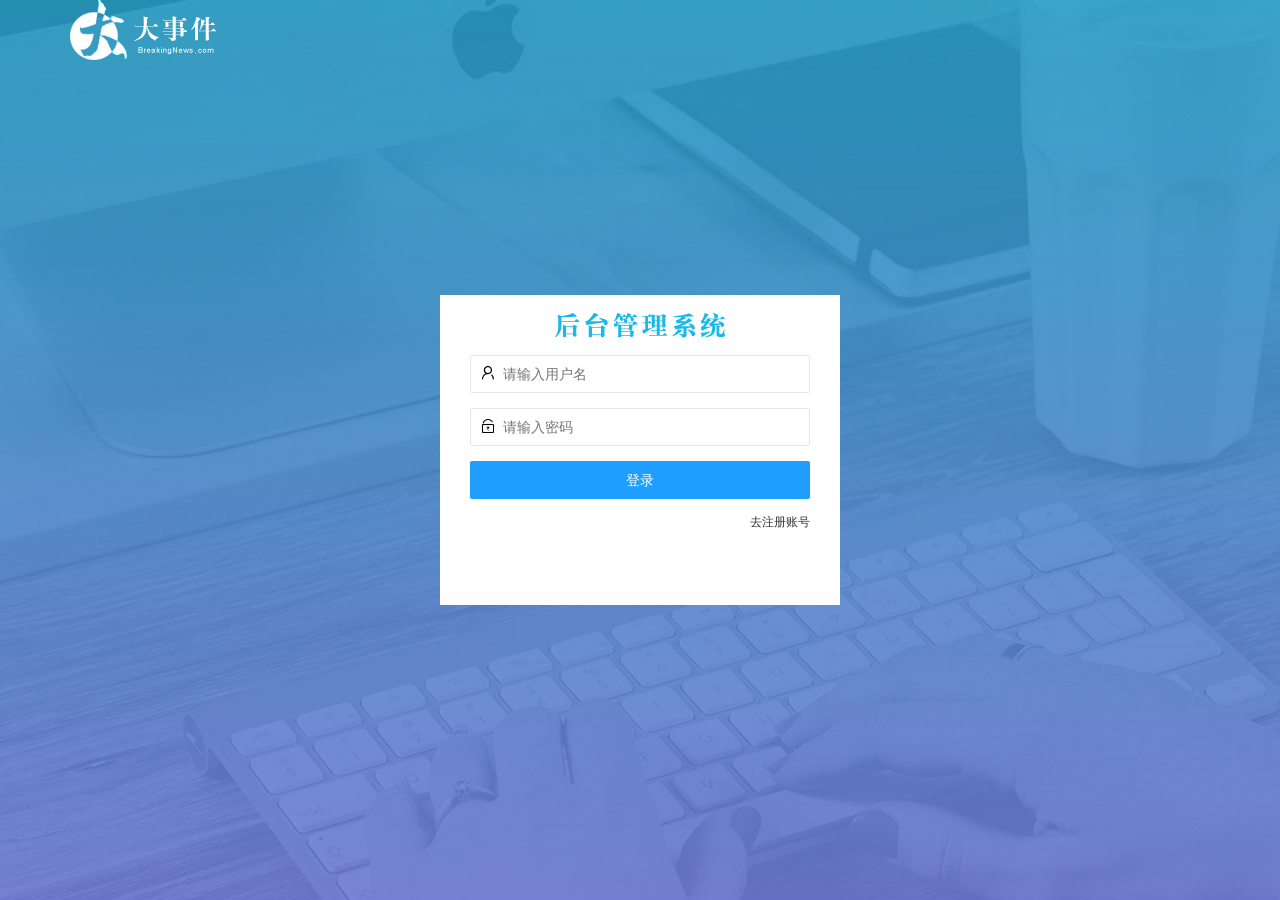
<file: login.html>
<!DOCTYPE html>
<html lang="zh-CN">

<head>
    <meta charset="UTF-8">
    <meta name="viewport" content="width=device-width, initial-scale=1.0">
    <title>大事件</title>
    <link rel="stylesheet" href="/assets/lib/layui/css/layui.css">
    <link rel="stylesheet" href="/assets/css/login.css">
</head>

<body>
    <!-- 头部logo -->
    <div class="layui-main">
        <img src="/assets/images/logo.png" alt="">
    </div>
    <!-- 登录注册 -->
    <div class="loginAndRegBox">
        <div class="title-box"></div>

        <!-- 登录 -->
        <div class="login-box">
            <form class="layui-form" id="form_login">
                <!-- 用户名  1 -->
                <div class="layui-form-item">
                    <i class="layui-icon layui-icon-username"></i>
                    <input type="text" name="username" required lay-verify="required" placeholder="请输入用户名" autocomplete="off" class="layui-input">
                </div>

                <!-- 密码 -->
                <div class="layui-form-item">
                    <i class="layui-icon layui-icon-password"></i>
                    <input type="password" name="password" required lay-verify="required|pwd" placeholder="请输入密码" autocomplete="off" class="layui-input">
                </div>

                <!-- 登录按钮 -->
                <div class="layui-form-item">
                    <button class="layui-btn layui-btn-fluid layui-btn layui-btn-normal" lay-submit>登录</button>
                </div>

                <div class="layui-form-item links">
                    <a href="javascript:;" id="link_reg">去注册账号</a>
                </div>
            </form>
        </div>


        <!-- 注册 -->
        <div class="reg-box">
            <form class="layui-form" id="form_reg">
                <!-- 用户名 -->
                <div class="layui-form-item">
                    <i class="layui-icon layui-icon-username"></i>
                    <input type="text" name="username" required lay-verify="required" placeholder="请输入用户名" autocomplete="off" class="layui-input">
                </div>

                <!-- 密码 -->
                <div class="layui-form-item">
                    <i class="layui-icon layui-icon-password"></i>
                    <input type="password" name="password" required lay-verify="required|pwd" placeholder="请输入密码" autocomplete="off" class="layui-input">
                </div>

                <!-- 密码确认 -->
                <div class="layui-form-item">
                    <i class="layui-icon layui-icon-password"></i>
                    <input type="password" name="repassword" required lay-verify="required|repwd" placeholder="请再次确认密码" autocomplete="off" class="layui-input">
                </div>

                <!-- 注册按钮 -->
                <div class="layui-form-item">
                    <button class="layui-btn layui-btn-fluid layui-btn layui-btn-normal" lay-submit>注册</button>
                </div>

                <div class="layui-form-item links">
                    <a href="javascript:;" id="link_login">去登录</a>
                </div>
            </form>
        </div>
    </div>


    <script src="/assets/lib/layui/layui.all.js"></script>
    <script src="/assets/lib/jquery.js"></script>
    <script src="/assets/js/baseAPI.js"></script>
    <script src="/assets/js/login.js"></script>
</body>

</html>
</file>
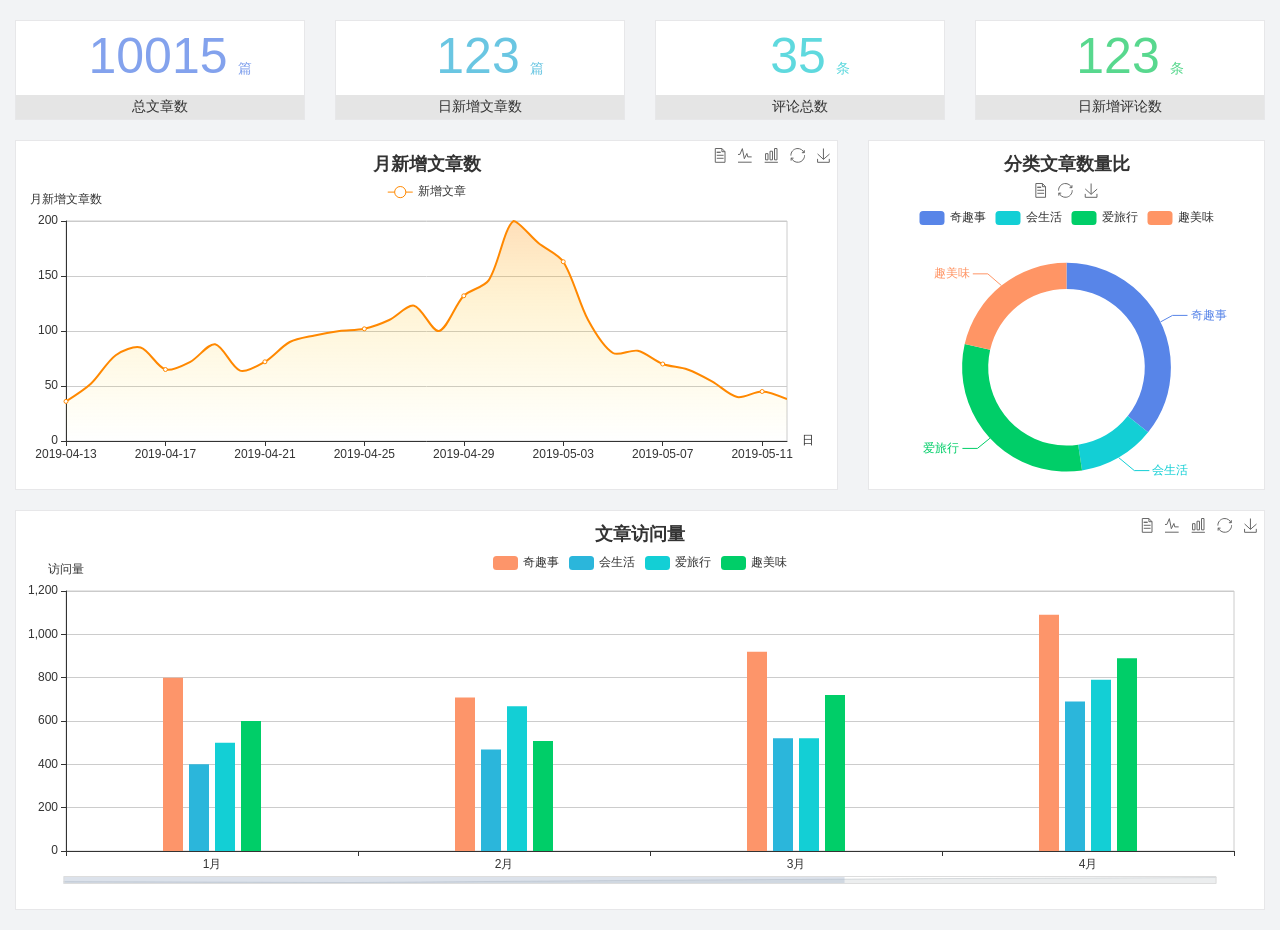
<file: home/dashboard.html>
<!DOCTYPE html>
<html lang="en">

<head>
  <meta charset="UTF-8">
  <meta name="viewport" content="width=device-width, initial-scale=1.0">
  <meta http-equiv="X-UA-Compatible" content="ie=edge">
  <title>图表统计</title>
  <link rel="stylesheet" href="../../assets/lib/bootstrap.css" />
  <link rel="stylesheet" href="../../assets/lib/main.css" />
  <script src="../../assets/lib/jquery.js"></script>
  <script type="text/javascript" src="../../assets/lib/echarts.min.js"></script>
</head>

<body>
  <div class="container-fluid">
    <div class="row spannel_list">
      <div class="col-sm-3 col-xs-6">
        <div class="spannel">
          <em>10015</em><span>篇</span>
          <b>总文章数</b>
        </div>
      </div>
      <div class="col-sm-3 col-xs-6">
        <div class="spannel scolor01">
          <em>123</em><span>篇</span>
          <b>日新增文章数</b>
        </div>
      </div>
      <div class="col-sm-3 col-xs-6">
        <div class="spannel scolor02">
          <em>35</em><span>条</span>
          <b>评论总数</b>
        </div>
      </div>
      <div class="col-sm-3 col-xs-6">
        <div class="spannel scolor03">
          <em>123</em><span>条</span>
          <b>日新增评论数</b>
        </div>
      </div>
    </div>
  </div>

  <div class="container-fluid">
    <div class="row curve-pie">
      <div class="col-lg-8 col-md-8">
        <div class="gragh_pannel" id="curve_show"></div>
      </div>
      <div class="col-lg-4 col-md-4">
        <div class="gragh_pannel" id="pie_show"></div>
      </div>
    </div>
  </div>

  <div class="container-fluid">
    <div class="column_pannel" id="column_show"></div>
  </div>

  <script>
    var oChart = echarts.init(document.getElementById('curve_show'));
    var aList_all = [
      { 'count': 36, 'date': '2019-04-13' },
      { 'count': 52, 'date': '2019-04-14' },
      { 'count': 78, 'date': '2019-04-15' },
      { 'count': 85, 'date': '2019-04-16' },
      { 'count': 65, 'date': '2019-04-17' },
      { 'count': 72, 'date': '2019-04-18' },
      { 'count': 88, 'date': '2019-04-19' },
      { 'count': 64, 'date': '2019-04-20' },
      { 'count': 72, 'date': '2019-04-21' },
      { 'count': 90, 'date': '2019-04-22' },
      { 'count': 96, 'date': '2019-04-23' },
      { 'count': 100, 'date': '2019-04-24' },
      { 'count': 102, 'date': '2019-04-25' },
      { 'count': 110, 'date': '2019-04-26' },
      { 'count': 123, 'date': '2019-04-27' },
      { 'count': 100, 'date': '2019-04-28' },
      { 'count': 132, 'date': '2019-04-29' },
      { 'count': 146, 'date': '2019-04-30' },
      { 'count': 200, 'date': '2019-05-01' },
      { 'count': 180, 'date': '2019-05-02' },
      { 'count': 163, 'date': '2019-05-03' },
      { 'count': 110, 'date': '2019-05-04' },
      { 'count': 80, 'date': '2019-05-05' },
      { 'count': 82, 'date': '2019-05-06' },
      { 'count': 70, 'date': '2019-05-07' },
      { 'count': 65, 'date': '2019-05-08' },
      { 'count': 54, 'date': '2019-05-09' },
      { 'count': 40, 'date': '2019-05-10' },
      { 'count': 45, 'date': '2019-05-11' },
      { 'count': 38, 'date': '2019-05-12' },
    ];

    let aCount = [];
    let aDate = [];

    for (var i = 0; i < aList_all.length; i++) {
      aCount.push(aList_all[i].count);
      aDate.push(aList_all[i].date);
    }

    var chartopt = {
      title: {
        text: '月新增文章数',
        left: 'center',
        top: '10'
      },
      tooltip: {
        trigger: 'axis'
      },
      legend: {
        data: ['新增文章'],
        top: '40'
      },
      toolbox: {
        show: true,
        feature: {
          mark: { show: true },
          dataView: { show: true, readOnly: false },
          magicType: { show: true, type: ['line', 'bar'] },
          restore: { show: true },
          saveAsImage: { show: true }
        }
      },
      calculable: true,
      xAxis: [
        {
          name: '日',
          type: 'category',
          boundaryGap: false,
          data: aDate
        }
      ],
      yAxis: [
        {
          name: '月新增文章数',
          type: 'value'
        }
      ],
      series: [
        {
          name: '新增文章',
          type: 'line',
          smooth: true,
          itemStyle: { normal: { areaStyle: { type: 'default' }, color: '#f80' }, lineStyle: { color: '#f80' } },
          data: aCount
        }],
      areaStyle: {
        normal: {
          color: new echarts.graphic.LinearGradient(0, 0, 0, 1, [{
            offset: 0,
            color: 'rgba(255,136,0,0.39)'
          }, {
            offset: .34,
            color: 'rgba(255,180,0,0.25)'
          }, {
            offset: 1,
            color: 'rgba(255,222,0,0.00)'
          }])

        }
      },
      grid: {
        show: true,
        x: 50,
        x2: 50,
        y: 80,
        height: 220
      }
    };

    oChart.setOption(chartopt);


    var oPie = echarts.init(document.getElementById('pie_show'));
    var oPieopt =
    {
      title: {
        top: 10,
        text: '分类文章数量比',
        x: 'center'
      },
      tooltip: {
        trigger: 'item',
        formatter: "{a} <br/>{b} : {c} ({d}%)"
      },
      color: ['#5885e8', '#13cfd5', '#00ce68', '#ff9565'],
      legend: {
        x: 'center',
        top: 65,
        data: ['奇趣事', '会生活', '爱旅行', '趣美味']
      },
      toolbox: {
        show: true,
        x: 'center',
        top: 35,
        feature: {
          mark: { show: true },
          dataView: { show: true, readOnly: false },
          magicType: {
            show: true,
            type: ['pie', 'funnel'],
            option: {
              funnel: {
                x: '25%',
                width: '50%',
                funnelAlign: 'left',
                max: 1548
              }
            }
          },
          restore: { show: true },
          saveAsImage: { show: true }
        }
      },
      calculable: true,
      series: [
        {
          name: '访问来源',
          type: 'pie',
          radius: ['45%', '60%'],
          center: ['50%', '65%'],
          data: [
            { value: 300, name: '奇趣事' },
            { value: 100, name: '会生活' },
            { value: 260, name: '爱旅行' },
            { value: 180, name: '趣美味' }
          ]
        }
      ]
    };
    oPie.setOption(oPieopt);



    var oColumn = this.echarts.init(document.getElementById('column_show'));
    var oColumnopt =
    {
      title: {
        text: '文章访问量',
        left: 'center',
        top: '10'
      },
      tooltip: {
        trigger: 'axis'
      },
      legend: {
        data: ['奇趣事', '会生活', '爱旅行', '趣美味'],
        top: '40'
      },
      toolbox: {
        show: true,
        feature: {
          mark: { show: true },
          dataView: { show: true, readOnly: false },
          magicType: { show: true, type: ['line', 'bar'] },
          restore: { show: true },
          saveAsImage: { show: true }
        }
      },
      calculable: true,
      xAxis: [
        {
          type: 'category',
          data: ['1月', '2月', '3月', '4月', '5月']
        }
      ],
      yAxis: [
        {
          name: '访问量',
          type: 'value'
        }
      ],
      series: [
        {
          name: '奇趣事',
          type: 'bar',
          barWidth: 20,
          itemStyle: {
            normal: { areaStyle: { type: 'default' }, color: '#fd956a' }
          },
          data: [800, 708, 920, 1090, 1200]
        },
        {
          name: '会生活',
          type: 'bar',
          barWidth: 20,
          itemStyle: {
            normal: { areaStyle: { type: 'default' }, color: '#2bb6db' }
          },
          data: [400, 468, 520, 690, 800]
        },
        {
          name: '爱旅行',
          type: 'bar',
          barWidth: 20,
          itemStyle: {
            normal: { areaStyle: { type: 'default' }, color: '#13cfd5' }
          },
          data: [500, 668, 520, 790, 900]
        },
        {
          name: '趣美味',
          type: 'bar',
          barWidth: 20,
          itemStyle: {
            normal: { areaStyle: { type: 'default' }, color: '#00ce68' }
          },
          data: [600, 508, 720, 890, 1000]
        }
      ],
      grid: {
        show: true,
        x: 50,
        x2: 30,
        y: 80,
        height: 260
      },
      dataZoom: [//给x轴设置滚动条
        {
          start: 0,//默认为0
          end: 100 - 1000 / 31,//默认为100
          type: 'slider',
          show: true,
          xAxisIndex: [0],
          handleSize: 0,//滑动条的 左右2个滑动条的大小
          height: 8,//组件高度
          left: 45, //左边的距离
          right: 50,//右边的距离
          bottom: 26,//右边的距离
          handleColor: '#ddd',//h滑动图标的颜色
          handleStyle: {
            borderColor: "#cacaca",
            borderWidth: "1",
            shadowBlur: 2,
            background: "#ddd",
            shadowColor: "#ddd",
          }
        }]
    };
    oColumn.setOption(oColumnopt);
  </script>
</body>

</html>
</file>
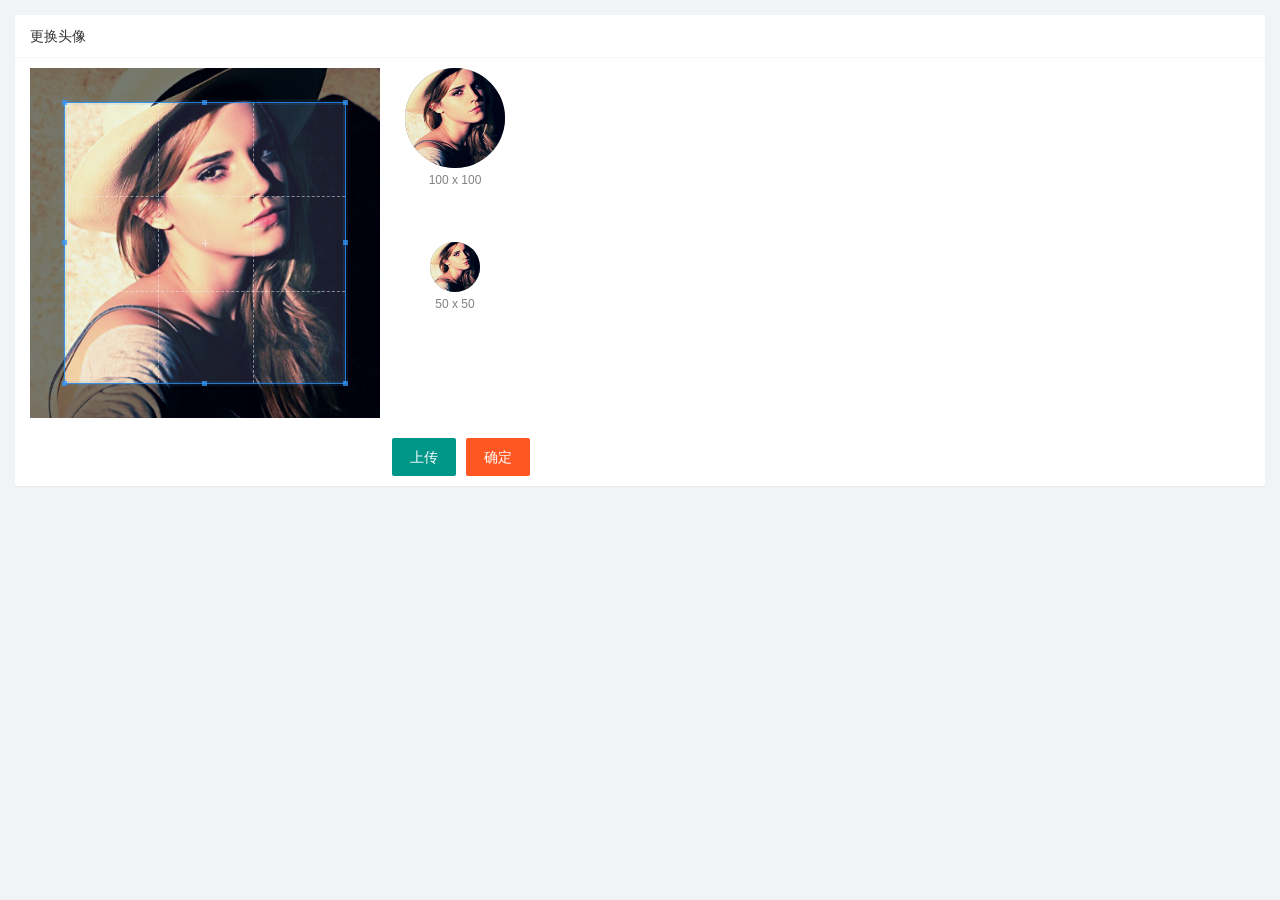
<file: user/user_avatar.html>
<!DOCTYPE html>
<html lang="en">
  <head>
    <meta charset="UTF-8" />
    <meta name="viewport" content="width=device-width, initial-scale=1.0" />
    <title>Document</title>
    <link rel="stylesheet" href="/assets/lib/layui/css/layui.css" />
    <link rel="stylesheet" href="/assets/lib/cropper/cropper.css" />
    <link rel="stylesheet" href="/assets/css/user/user_avatar.css" />
  </head>
  <body>
    <!-- 卡片区域 -->
    <div class="layui-card">
      <div class="layui-card-header">更换头像</div>
      <div class="layui-card-body">
        <!-- 第一行的图片裁剪和预览区域 -->
        <div class="row1">
          <!-- 图片裁剪区域 -->
          <div class="cropper-box">
            <!-- 这个 img 标签很重要，将来会把它初始化为裁剪区域 -->
            <img id="image" src="/assets/images/sample.jpg" />
          </div>
          <!-- 图片的预览区域 -->
          <div class="preview-box">
            <div>
              <!-- 宽高为 100px 的预览区域 -->
              <div class="img-preview w100"></div>
              <p class="size">100 x 100</p>
            </div>
            <div>
              <!-- 宽高为 50px 的预览区域 -->
              <div class="img-preview w50"></div>
              <p class="size">50 x 50</p>
            </div>
          </div>
        </div>

        <!-- 第二行的按钮区域 -->
        <div class="row2">
          <!-- 通过 accept 属性，可以指定，允许用户选择什么类型的文件 -->
          <input type="file" id="file" accept="image/png,image/jpeg" />
          <button type="button" class="layui-btn" id="btnChooseImage">上传</button>
          <button type="button" class="layui-btn layui-btn-danger" id="btnUpload">确定</button>
        </div>
      </div>
    </div>

    <script src="/assets/lib/layui/layui.all.js"></script>
    <script src="/assets/lib/jquery.js"></script>
    <script src="/assets/lib/cropper/Cropper.js"></script>
    <script src="/assets/lib/cropper/jquery-cropper.js"></script>
    <script src="/assets/js/baseAPI.js"></script>
    <script src="/assets/js/user/user_avatar.js"></script>
  </body>
</html>
</file>
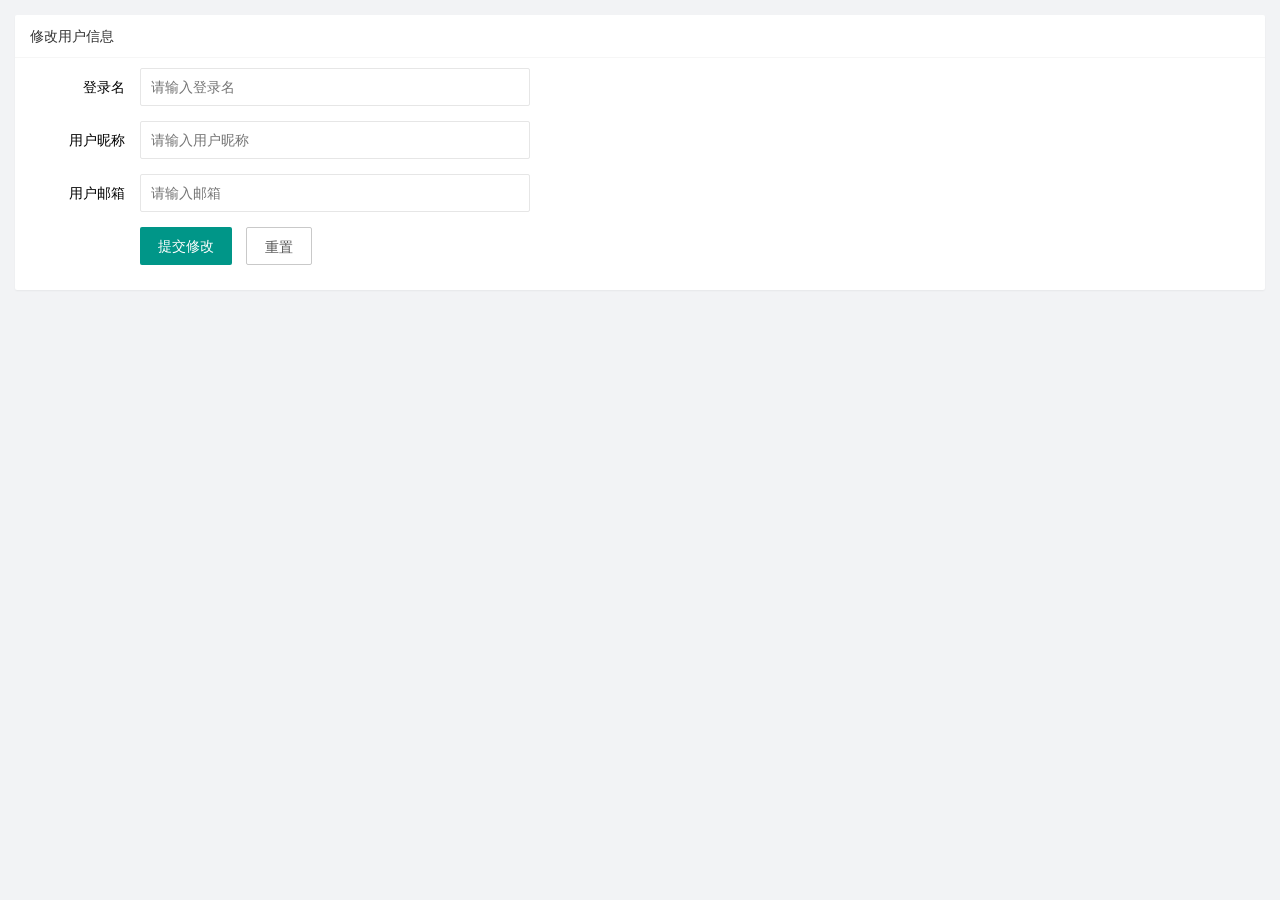
<file: user/user_info.html>
<!DOCTYPE html>
<html lang="zh-CN">

<head>
    <meta charset="UTF-8">
    <meta name="viewport" content="width=device-width, initial-scale=1.0">
    <title>Document</title>
    <link rel="stylesheet" href="/assets/lib/layui/css/layui.css">
    <link rel="stylesheet" href="/assets/css/user/user_info.css">
</head>

<body>
    <div class="layui-card">
        <div class="layui-card-header">修改用户信息</div>
        <div class="layui-card-body">
            <!-- 表单 -->
            <form class="layui-form" lay-filter="formUserInfo">
                <!-- 隐藏域 -->
                <input type="hidden" name="id">
                <div class="layui-form-item">
                    <label class="layui-form-label">登录名</label>
                    <div class="layui-input-block">
                        <input type="text" name="username" required lay-verify="required" placeholder="请输入登录名" autocomplete="off" class="layui-input" readonly>
                    </div>
                </div>

                <div class="layui-form-item">
                    <label class="layui-form-label">用户昵称</label>
                    <div class="layui-input-block">
                        <input type="text" name="nickname" required lay-verify="required|nickname" placeholder="请输入用户昵称" autocomplete="off" class="layui-input">
                    </div>
                </div>

                <div class="layui-form-item">
                    <label class="layui-form-label">用户邮箱</label>
                    <div class="layui-input-block">
                        <input type="text" name="email" required lay-verify="required|email" placeholder="请输入邮箱" autocomplete="off" class="layui-input">
                    </div>
                </div>

                <div class="layui-form-item">
                    <div class="layui-input-block">
                        <button class="layui-btn" lay-submit lay-filter="formDemo">提交修改</button>
                        <button type="reset" class="layui-btn layui-btn-primary" id="btnReset">重置</button>
                    </div>
                </div>
            </form>
        </div>
    </div>

    <script src="/assets/lib/layui/layui.all.js"></script>
    <script src="/assets/lib/jquery.js"></script>
    <script src="/assets/js/baseAPI.js"></script>
    <script src="/assets/js/user/user_info.js"></script>
</body>

</html>
</file>
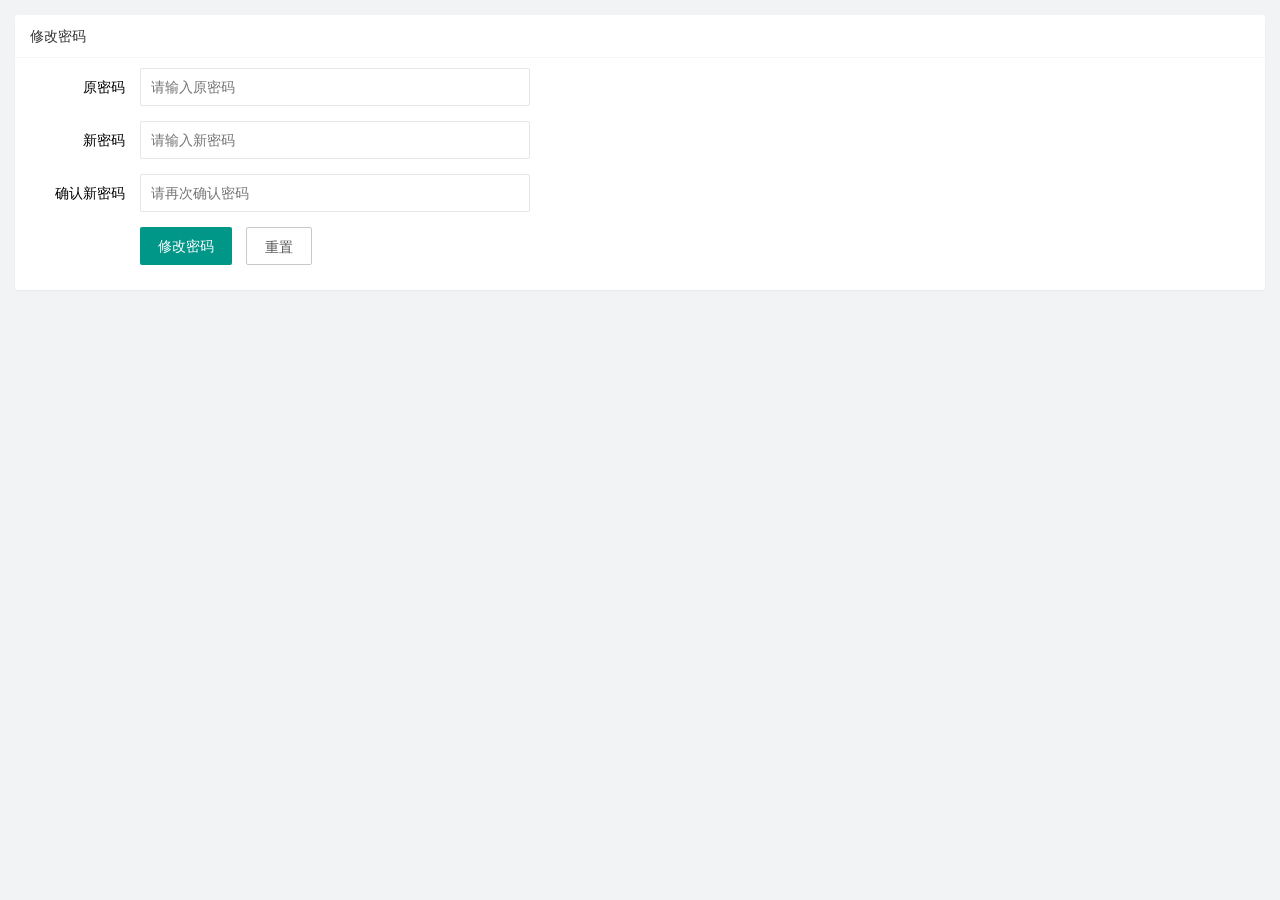
<file: user/user_pwd.html>
<!DOCTYPE html>
<html lang="en">

<head>
    <meta charset="UTF-8" />
    <meta name="viewport" content="width=device-width, initial-scale=1.0" />
    <title>Document</title>
    <link rel="stylesheet" href="/assets/lib/layui/css/layui.css" />
    <link rel="stylesheet" href="/assets/css/user/user_pwd.css" />
</head>

<body>
    <!-- 卡片区域 -->
    <div class="layui-card">
        <div class="layui-card-header">修改密码</div>
        <div class="layui-card-body">
            <form class="layui-form">
                <div class="layui-form-item">
                    <label class="layui-form-label">原密码</label>
                    <div class="layui-input-block">
                        <input type="password" name="oldPwd" required lay-verify="required|pwd" placeholder="请输入原密码" autocomplete="off" class="layui-input" />
                    </div>
                </div>
                <div class="layui-form-item">
                    <label class="layui-form-label">新密码</label>
                    <div class="layui-input-block">
                        <input type="password" name="newPwd" required lay-verify="required|pwd|samePwd" placeholder="请输入新密码" autocomplete="off" class="layui-input" />
                    </div>
                </div>
                <div class="layui-form-item">
                    <label class="layui-form-label">确认新密码</label>
                    <div class="layui-input-block">
                        <input type="password" name="rePwd" required lay-verify="required|pwd|rePwd" placeholder="请再次确认密码" autocomplete="off" class="layui-input" />
                    </div>
                </div>
                <div class="layui-form-item">
                    <div class="layui-input-block">
                        <button class="layui-btn" lay-submit lay-filter="formDemo">修改密码</button>
                        <button type="reset" class="layui-btn layui-btn-primary">重置</button>
                    </div>
                </div>
            </form>
        </div>
    </div>

    <!-- 导入 layui 的 js -->
    <script src="/assets/lib/layui/layui.all.js"></script>
    <!-- 导入 jQuery -->
    <script src="/assets/lib/jquery.js"></script>
    <!-- 导入 baseAPI -->
    <script src="/assets/js/baseAPI.js"></script>
    <!-- 导入自己的 js -->
    <script src="/assets/js/user/user_pwd.js"></script>
</body>

</html>
</file>
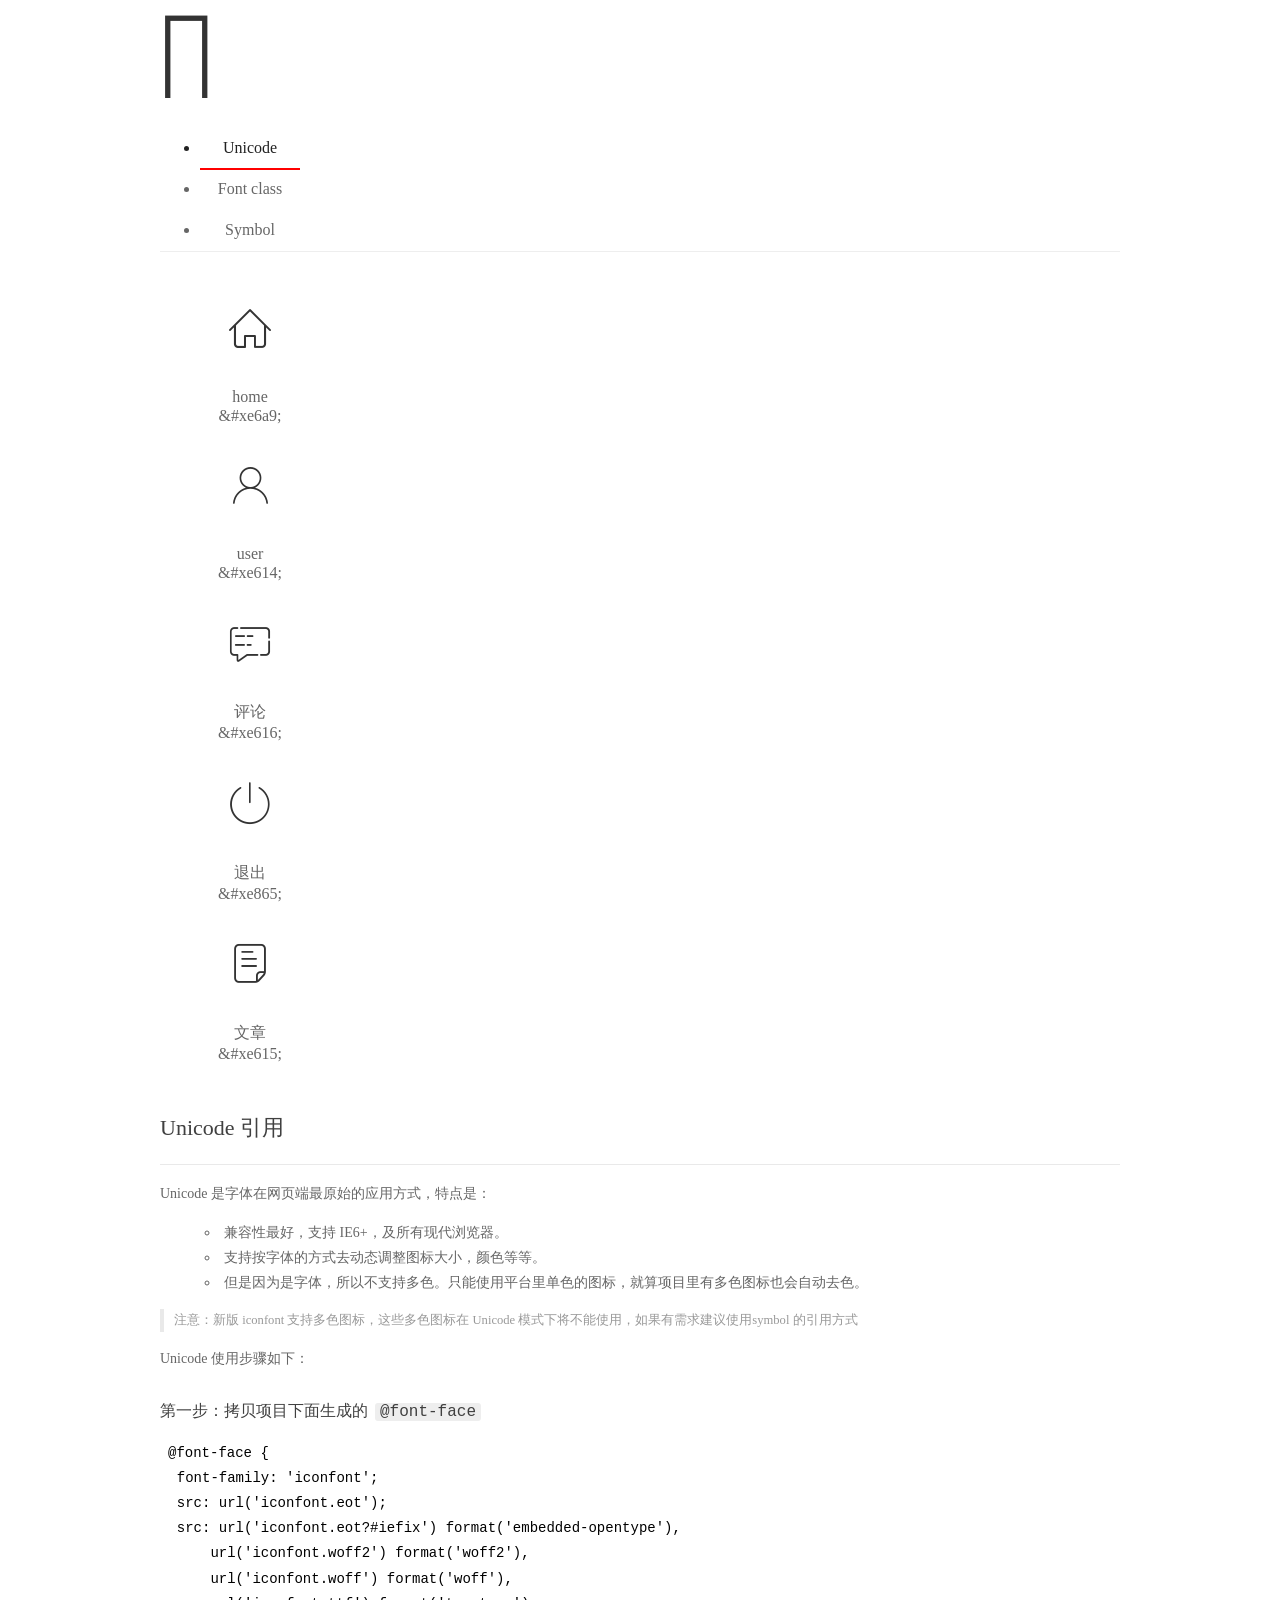
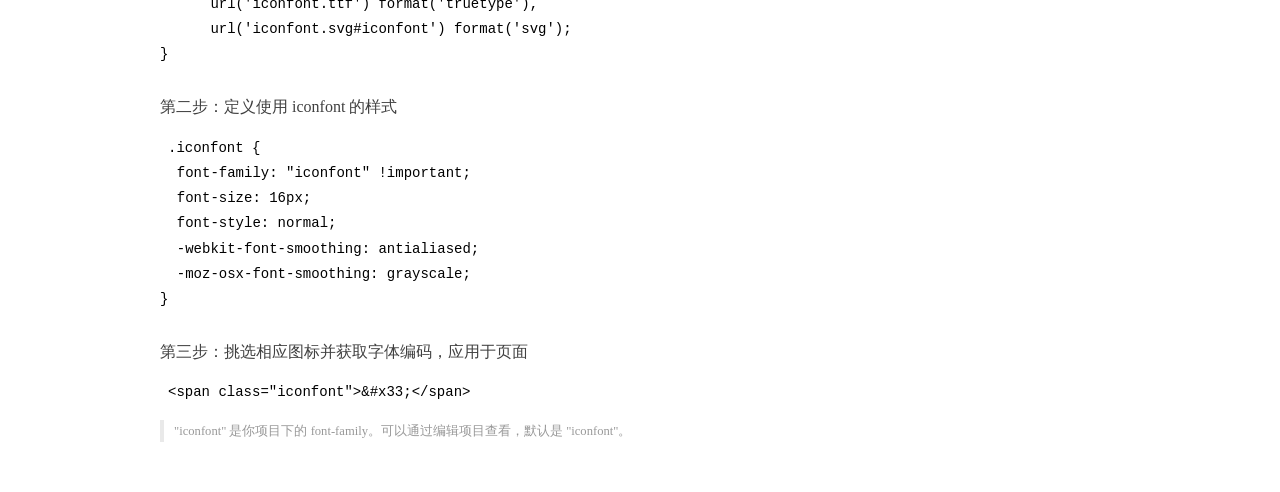
<file: assets/fonts/demo_index.html>
<!DOCTYPE html>
<html>
<head>
  <meta charset="utf-8"/>
  <title>IconFont Demo</title>
  <link rel="shortcut icon" href="https://gtms04.alicdn.com/tps/i4/TB1_oz6GVXXXXaFXpXXJDFnIXXX-64-64.ico" type="image/x-icon"/>
  <link rel="stylesheet" href="https://g.alicdn.com/thx/cube/1.3.2/cube.min.css">
  <link rel="stylesheet" href="demo.css">
  <link rel="stylesheet" href="iconfont.css">
  <script src="iconfont.js"></script>
  <!-- jQuery -->
  <script src="https://a1.alicdn.com/oss/uploads/2018/12/26/7bfddb60-08e8-11e9-9b04-53e73bb6408b.js"></script>
  <!-- 代码高亮 -->
  <script src="https://a1.alicdn.com/oss/uploads/2018/12/26/a3f714d0-08e6-11e9-8a15-ebf944d7534c.js"></script>
</head>
<body>
  <div class="main">
    <h1 class="logo"><a href="https://www.iconfont.cn/" title="iconfont 首页" target="_blank">&#xe86b;</a></h1>
    <div class="nav-tabs">
      <ul id="tabs" class="dib-box">
        <li class="dib active"><span>Unicode</span></li>
        <li class="dib"><span>Font class</span></li>
        <li class="dib"><span>Symbol</span></li>
      </ul>
      
    </div>
    <div class="tab-container">
      <div class="content unicode" style="display: block;">
          <ul class="icon_lists dib-box">
          
            <li class="dib">
              <span class="icon iconfont">&#xe6a9;</span>
                <div class="name">home</div>
                <div class="code-name">&amp;#xe6a9;</div>
              </li>
          
            <li class="dib">
              <span class="icon iconfont">&#xe614;</span>
                <div class="name">user</div>
                <div class="code-name">&amp;#xe614;</div>
              </li>
          
            <li class="dib">
              <span class="icon iconfont">&#xe616;</span>
                <div class="name">评论</div>
                <div class="code-name">&amp;#xe616;</div>
              </li>
          
            <li class="dib">
              <span class="icon iconfont">&#xe865;</span>
                <div class="name">退出</div>
                <div class="code-name">&amp;#xe865;</div>
              </li>
          
            <li class="dib">
              <span class="icon iconfont">&#xe615;</span>
                <div class="name">文章</div>
                <div class="code-name">&amp;#xe615;</div>
              </li>
          
          </ul>
          <div class="article markdown">
          <h2 id="unicode-">Unicode 引用</h2>
          <hr>

          <p>Unicode 是字体在网页端最原始的应用方式，特点是：</p>
          <ul>
            <li>兼容性最好，支持 IE6+，及所有现代浏览器。</li>
            <li>支持按字体的方式去动态调整图标大小，颜色等等。</li>
            <li>但是因为是字体，所以不支持多色。只能使用平台里单色的图标，就算项目里有多色图标也会自动去色。</li>
          </ul>
          <blockquote>
            <p>注意：新版 iconfont 支持多色图标，这些多色图标在 Unicode 模式下将不能使用，如果有需求建议使用symbol 的引用方式</p>
          </blockquote>
          <p>Unicode 使用步骤如下：</p>
          <h3 id="-font-face">第一步：拷贝项目下面生成的 <code>@font-face</code></h3>
<pre><code class="language-css"
>@font-face {
  font-family: 'iconfont';
  src: url('iconfont.eot');
  src: url('iconfont.eot?#iefix') format('embedded-opentype'),
      url('iconfont.woff2') format('woff2'),
      url('iconfont.woff') format('woff'),
      url('iconfont.ttf') format('truetype'),
      url('iconfont.svg#iconfont') format('svg');
}
</code></pre>
          <h3 id="-iconfont-">第二步：定义使用 iconfont 的样式</h3>
<pre><code class="language-css"
>.iconfont {
  font-family: "iconfont" !important;
  font-size: 16px;
  font-style: normal;
  -webkit-font-smoothing: antialiased;
  -moz-osx-font-smoothing: grayscale;
}
</code></pre>
          <h3 id="-">第三步：挑选相应图标并获取字体编码，应用于页面</h3>
<pre>
<code class="language-html"
>&lt;span class="iconfont"&gt;&amp;#x33;&lt;/span&gt;
</code></pre>
          <blockquote>
            <p>"iconfont" 是你项目下的 font-family。可以通过编辑项目查看，默认是 "iconfont"。</p>
          </blockquote>
          </div>
      </div>
      <div class="content font-class">
        <ul class="icon_lists dib-box">
          
          <li class="dib">
            <span class="icon iconfont icon-home"></span>
            <div class="name">
              home
            </div>
            <div class="code-name">.icon-home
            </div>
          </li>
          
          <li class="dib">
            <span class="icon iconfont icon-user"></span>
            <div class="name">
              user
            </div>
            <div class="code-name">.icon-user
            </div>
          </li>
          
          <li class="dib">
            <span class="icon iconfont icon-pinglun"></span>
            <div class="name">
              评论
            </div>
            <div class="code-name">.icon-pinglun
            </div>
          </li>
          
          <li class="dib">
            <span class="icon iconfont icon-tuichu"></span>
            <div class="name">
              退出
            </div>
            <div class="code-name">.icon-tuichu
            </div>
          </li>
          
          <li class="dib">
            <span class="icon iconfont icon-16"></span>
            <div class="name">
              文章
            </div>
            <div class="code-name">.icon-16
            </div>
          </li>
          
        </ul>
        <div class="article markdown">
        <h2 id="font-class-">font-class 引用</h2>
        <hr>

        <p>font-class 是 Unicode 使用方式的一种变种，主要是解决 Unicode 书写不直观，语意不明确的问题。</p>
        <p>与 Unicode 使用方式相比，具有如下特点：</p>
        <ul>
          <li>兼容性良好，支持 IE8+，及所有现代浏览器。</li>
          <li>相比于 Unicode 语意明确，书写更直观。可以很容易分辨这个 icon 是什么。</li>
          <li>因为使用 class 来定义图标，所以当要替换图标时，只需要修改 class 里面的 Unicode 引用。</li>
          <li>不过因为本质上还是使用的字体，所以多色图标还是不支持的。</li>
        </ul>
        <p>使用步骤如下：</p>
        <h3 id="-fontclass-">第一步：引入项目下面生成的 fontclass 代码：</h3>
<pre><code class="language-html">&lt;link rel="stylesheet" href="./iconfont.css"&gt;
</code></pre>
        <h3 id="-">第二步：挑选相应图标并获取类名，应用于页面：</h3>
<pre><code class="language-html">&lt;span class="iconfont icon-xxx"&gt;&lt;/span&gt;
</code></pre>
        <blockquote>
          <p>"
            iconfont" 是你项目下的 font-family。可以通过编辑项目查看，默认是 "iconfont"。</p>
        </blockquote>
      </div>
      </div>
      <div class="content symbol">
          <ul class="icon_lists dib-box">
          
            <li class="dib">
                <svg class="icon svg-icon" aria-hidden="true">
                  <use xlink:href="#icon-home"></use>
                </svg>
                <div class="name">home</div>
                <div class="code-name">#icon-home</div>
            </li>
          
            <li class="dib">
                <svg class="icon svg-icon" aria-hidden="true">
                  <use xlink:href="#icon-user"></use>
                </svg>
                <div class="name">user</div>
                <div class="code-name">#icon-user</div>
            </li>
          
            <li class="dib">
                <svg class="icon svg-icon" aria-hidden="true">
                  <use xlink:href="#icon-pinglun"></use>
                </svg>
                <div class="name">评论</div>
                <div class="code-name">#icon-pinglun</div>
            </li>
          
            <li class="dib">
                <svg class="icon svg-icon" aria-hidden="true">
                  <use xlink:href="#icon-tuichu"></use>
                </svg>
                <div class="name">退出</div>
                <div class="code-name">#icon-tuichu</div>
            </li>
          
            <li class="dib">
                <svg class="icon svg-icon" aria-hidden="true">
                  <use xlink:href="#icon-16"></use>
                </svg>
                <div class="name">文章</div>
                <div class="code-name">#icon-16</div>
            </li>
          
          </ul>
          <div class="article markdown">
          <h2 id="symbol-">Symbol 引用</h2>
          <hr>

          <p>这是一种全新的使用方式，应该说这才是未来的主流，也是平台目前推荐的用法。相关介绍可以参考这篇<a href="">文章</a>
            这种用法其实是做了一个 SVG 的集合，与另外两种相比具有如下特点：</p>
          <ul>
            <li>支持多色图标了，不再受单色限制。</li>
            <li>通过一些技巧，支持像字体那样，通过 <code>font-size</code>, <code>color</code> 来调整样式。</li>
            <li>兼容性较差，支持 IE9+，及现代浏览器。</li>
            <li>浏览器渲染 SVG 的性能一般，还不如 png。</li>
          </ul>
          <p>使用步骤如下：</p>
          <h3 id="-symbol-">第一步：引入项目下面生成的 symbol 代码：</h3>
<pre><code class="language-html">&lt;script src="./iconfont.js"&gt;&lt;/script&gt;
</code></pre>
          <h3 id="-css-">第二步：加入通用 CSS 代码（引入一次就行）：</h3>
<pre><code class="language-html">&lt;style&gt;
.icon {
  width: 1em;
  height: 1em;
  vertical-align: -0.15em;
  fill: currentColor;
  overflow: hidden;
}
&lt;/style&gt;
</code></pre>
          <h3 id="-">第三步：挑选相应图标并获取类名，应用于页面：</h3>
<pre><code class="language-html">&lt;svg class="icon" aria-hidden="true"&gt;
  &lt;use xlink:href="#icon-xxx"&gt;&lt;/use&gt;
&lt;/svg&gt;
</code></pre>
          </div>
      </div>

    </div>
  </div>
  <script>
  $(document).ready(function () {
      $('.tab-container .content:first').show()

      $('#tabs li').click(function (e) {
        var tabContent = $('.tab-container .content')
        var index = $(this).index()

        if ($(this).hasClass('active')) {
          return
        } else {
          $('#tabs li').removeClass('active')
          $(this).addClass('active')

          tabContent.hide().eq(index).fadeIn()
        }
      })
    })
  </script>
</body>
</html>
</file>
<file: assets/lib/layui/css/layui.css>
/** layui-v2.5.5 MIT License By https://www.layui.com */
 .layui-inline,img{display:inline-block;vertical-align:middle}h1,h2,h3,h4,h5,h6{font-weight:400}.layui-edge,.layui-header,.layui-inline,.layui-main{position:relative}.layui-body,.layui-edge,.layui-elip{overflow:hidden}.layui-btn,.layui-edge,.layui-inline,img{vertical-align:middle}.layui-btn,.layui-disabled,.layui-icon,.layui-unselect{-moz-user-select:none;-webkit-user-select:none;-ms-user-select:none}.layui-elip,.layui-form-checkbox span,.layui-form-pane .layui-form-label{text-overflow:ellipsis;white-space:nowrap}.layui-breadcrumb,.layui-tree-btnGroup{visibility:hidden}blockquote,body,button,dd,div,dl,dt,form,h1,h2,h3,h4,h5,h6,input,li,ol,p,pre,td,textarea,th,ul{margin:0;padding:0;-webkit-tap-highlight-color:rgba(0,0,0,0)}a:active,a:hover{outline:0}img{border:none}li{list-style:none}table{border-collapse:collapse;border-spacing:0}h4,h5,h6{font-size:100%}button,input,optgroup,option,select,textarea{font-family:inherit;font-size:inherit;font-style:inherit;font-weight:inherit;outline:0}pre{white-space:pre-wrap;white-space:-moz-pre-wrap;white-space:-pre-wrap;white-space:-o-pre-wrap;word-wrap:break-word}body{line-height:24px;font:14px Helvetica Neue,Helvetica,PingFang SC,Tahoma,Arial,sans-serif}hr{height:1px;margin:10px 0;border:0;clear:both}a{color:#333;text-decoration:none}a:hover{color:#777}a cite{font-style:normal;*cursor:pointer}.layui-border-box,.layui-border-box *{box-sizing:border-box}.layui-box,.layui-box *{box-sizing:content-box}.layui-clear{clear:both;*zoom:1}.layui-clear:after{content:'\20';clear:both;*zoom:1;display:block;height:0}.layui-inline{*display:inline;*zoom:1}.layui-edge{display:inline-block;width:0;height:0;border-width:6px;border-style:dashed;border-color:transparent}.layui-edge-top{top:-4px;border-bottom-color:#999;border-bottom-style:solid}.layui-edge-right{border-left-color:#999;border-left-style:solid}.layui-edge-bottom{top:2px;border-top-color:#999;border-top-style:solid}.layui-edge-left{border-right-color:#999;border-right-style:solid}.layui-disabled,.layui-disabled:hover{color:#d2d2d2!important;cursor:not-allowed!important}.layui-circle{border-radius:100%}.layui-show{display:block!important}.layui-hide{display:none!important}@font-face{font-family:layui-icon;src:url(../font/iconfont.eot?v=250);src:url(../font/iconfont.eot?v=250#iefix) format('embedded-opentype'),url(../font/iconfont.woff2?v=250) format('woff2'),url(../font/iconfont.woff?v=250) format('woff'),url(../font/iconfont.ttf?v=250) format('truetype'),url(../font/iconfont.svg?v=250#layui-icon) format('svg')}.layui-icon{font-family:layui-icon!important;font-size:16px;font-style:normal;-webkit-font-smoothing:antialiased;-moz-osx-font-smoothing:grayscale}.layui-icon-reply-fill:before{content:"\e611"}.layui-icon-set-fill:before{content:"\e614"}.layui-icon-menu-fill:before{content:"\e60f"}.layui-icon-search:before{content:"\e615"}.layui-icon-share:before{content:"\e641"}.layui-icon-set-sm:before{content:"\e620"}.layui-icon-engine:before{content:"\e628"}.layui-icon-close:before{content:"\1006"}.layui-icon-close-fill:before{content:"\1007"}.layui-icon-chart-screen:before{content:"\e629"}.layui-icon-star:before{content:"\e600"}.layui-icon-circle-dot:before{content:"\e617"}.layui-icon-chat:before{content:"\e606"}.layui-icon-release:before{content:"\e609"}.layui-icon-list:before{content:"\e60a"}.layui-icon-chart:before{content:"\e62c"}.layui-icon-ok-circle:before{content:"\1005"}.layui-icon-layim-theme:before{content:"\e61b"}.layui-icon-table:before{content:"\e62d"}.layui-icon-right:before{content:"\e602"}.layui-icon-left:before{content:"\e603"}.layui-icon-cart-simple:before{content:"\e698"}.layui-icon-face-cry:before{content:"\e69c"}.layui-icon-face-smile:before{content:"\e6af"}.layui-icon-survey:before{content:"\e6b2"}.layui-icon-tree:before{content:"\e62e"}.layui-icon-upload-circle:before{content:"\e62f"}.layui-icon-add-circle:before{content:"\e61f"}.layui-icon-download-circle:before{content:"\e601"}.layui-icon-templeate-1:before{content:"\e630"}.layui-icon-util:before{content:"\e631"}.layui-icon-face-surprised:before{content:"\e664"}.layui-icon-edit:before{content:"\e642"}.layui-icon-speaker:before{content:"\e645"}.layui-icon-down:before{content:"\e61a"}.layui-icon-file:before{content:"\e621"}.layui-icon-layouts:before{content:"\e632"}.layui-icon-rate-half:before{content:"\e6c9"}.layui-icon-add-circle-fine:before{content:"\e608"}.layui-icon-prev-circle:before{content:"\e633"}.layui-icon-read:before{content:"\e705"}.layui-icon-404:before{content:"\e61c"}.layui-icon-carousel:before{content:"\e634"}.layui-icon-help:before{content:"\e607"}.layui-icon-code-circle:before{content:"\e635"}.layui-icon-water:before{content:"\e636"}.layui-icon-username:before{content:"\e66f"}.layui-icon-find-fill:before{content:"\e670"}.layui-icon-about:before{content:"\e60b"}.layui-icon-location:before{content:"\e715"}.layui-icon-up:before{content:"\e619"}.layui-icon-pause:before{content:"\e651"}.layui-icon-date:before{content:"\e637"}.layui-icon-layim-uploadfile:before{content:"\e61d"}.layui-icon-delete:before{content:"\e640"}.layui-icon-play:before{content:"\e652"}.layui-icon-top:before{content:"\e604"}.layui-icon-friends:before{content:"\e612"}.layui-icon-refresh-3:before{content:"\e9aa"}.layui-icon-ok:before{content:"\e605"}.layui-icon-layer:before{content:"\e638"}.layui-icon-face-smile-fine:before{content:"\e60c"}.layui-icon-dollar:before{content:"\e659"}.layui-icon-group:before{content:"\e613"}.layui-icon-layim-download:before{content:"\e61e"}.layui-icon-picture-fine:before{content:"\e60d"}.layui-icon-link:before{content:"\e64c"}.layui-icon-diamond:before{content:"\e735"}.layui-icon-log:before{content:"\e60e"}.layui-icon-rate-solid:before{content:"\e67a"}.layui-icon-fonts-del:before{content:"\e64f"}.layui-icon-unlink:before{content:"\e64d"}.layui-icon-fonts-clear:before{content:"\e639"}.layui-icon-triangle-r:before{content:"\e623"}.layui-icon-circle:before{content:"\e63f"}.layui-icon-radio:before{content:"\e643"}.layui-icon-align-center:before{content:"\e647"}.layui-icon-align-right:before{content:"\e648"}.layui-icon-align-left:before{content:"\e649"}.layui-icon-loading-1:before{content:"\e63e"}.layui-icon-return:before{content:"\e65c"}.layui-icon-fonts-strong:before{content:"\e62b"}.layui-icon-upload:before{content:"\e67c"}.layui-icon-dialogue:before{content:"\e63a"}.layui-icon-video:before{content:"\e6ed"}.layui-icon-headset:before{content:"\e6fc"}.layui-icon-cellphone-fine:before{content:"\e63b"}.layui-icon-add-1:before{content:"\e654"}.layui-icon-face-smile-b:before{content:"\e650"}.layui-icon-fonts-html:before{content:"\e64b"}.layui-icon-form:before{content:"\e63c"}.layui-icon-cart:before{content:"\e657"}.layui-icon-camera-fill:before{content:"\e65d"}.layui-icon-tabs:before{content:"\e62a"}.layui-icon-fonts-code:before{content:"\e64e"}.layui-icon-fire:before{content:"\e756"}.layui-icon-set:before{content:"\e716"}.layui-icon-fonts-u:before{content:"\e646"}.layui-icon-triangle-d:before{content:"\e625"}.layui-icon-tips:before{content:"\e702"}.layui-icon-picture:before{content:"\e64a"}.layui-icon-more-vertical:before{content:"\e671"}.layui-icon-flag:before{content:"\e66c"}.layui-icon-loading:before{content:"\e63d"}.layui-icon-fonts-i:before{content:"\e644"}.layui-icon-refresh-1:before{content:"\e666"}.layui-icon-rmb:before{content:"\e65e"}.layui-icon-home:before{content:"\e68e"}.layui-icon-user:before{content:"\e770"}.layui-icon-notice:before{content:"\e667"}.layui-icon-login-weibo:before{content:"\e675"}.layui-icon-voice:before{content:"\e688"}.layui-icon-upload-drag:before{content:"\e681"}.layui-icon-login-qq:before{content:"\e676"}.layui-icon-snowflake:before{content:"\e6b1"}.layui-icon-file-b:before{content:"\e655"}.layui-icon-template:before{content:"\e663"}.layui-icon-auz:before{content:"\e672"}.layui-icon-console:before{content:"\e665"}.layui-icon-app:before{content:"\e653"}.layui-icon-prev:before{content:"\e65a"}.layui-icon-website:before{content:"\e7ae"}.layui-icon-next:before{content:"\e65b"}.layui-icon-component:before{content:"\e857"}.layui-icon-more:before{content:"\e65f"}.layui-icon-login-wechat:before{content:"\e677"}.layui-icon-shrink-right:before{content:"\e668"}.layui-icon-spread-left:before{content:"\e66b"}.layui-icon-camera:before{content:"\e660"}.layui-icon-note:before{content:"\e66e"}.layui-icon-refresh:before{content:"\e669"}.layui-icon-female:before{content:"\e661"}.layui-icon-male:before{content:"\e662"}.layui-icon-password:before{content:"\e673"}.layui-icon-senior:before{content:"\e674"}.layui-icon-theme:before{content:"\e66a"}.layui-icon-tread:before{content:"\e6c5"}.layui-icon-praise:before{content:"\e6c6"}.layui-icon-star-fill:before{content:"\e658"}.layui-icon-rate:before{content:"\e67b"}.layui-icon-template-1:before{content:"\e656"}.layui-icon-vercode:before{content:"\e679"}.layui-icon-cellphone:before{content:"\e678"}.layui-icon-screen-full:before{content:"\e622"}.layui-icon-screen-restore:before{content:"\e758"}.layui-icon-cols:before{content:"\e610"}.layui-icon-export:before{content:"\e67d"}.layui-icon-print:before{content:"\e66d"}.layui-icon-slider:before{content:"\e714"}.layui-icon-addition:before{content:"\e624"}.layui-icon-subtraction:before{content:"\e67e"}.layui-icon-service:before{content:"\e626"}.layui-icon-transfer:before{content:"\e691"}.layui-main{width:1140px;margin:0 auto}.layui-header{z-index:1000;height:60px}.layui-header a:hover{transition:all .5s;-webkit-transition:all .5s}.layui-side{position:fixed;left:0;top:0;bottom:0;z-index:999;width:200px;overflow-x:hidden}.layui-side-scroll{position:relative;width:220px;height:100%;overflow-x:hidden}.layui-body{position:absolute;left:200px;right:0;top:0;bottom:0;z-index:998;width:auto;overflow-y:auto;box-sizing:border-box}.layui-layout-body{overflow:hidden}.layui-layout-admin .layui-header{background-color:#23262E}.layui-layout-admin .layui-side{top:60px;width:200px;overflow-x:hidden}.layui-layout-admin .layui-body{position:fixed;top:60px;bottom:44px}.layui-layout-admin .layui-main{width:auto;margin:0 15px}.layui-layout-admin .layui-footer{position:fixed;left:200px;right:0;bottom:0;height:44px;line-height:44px;padding:0 15px;background-color:#eee}.layui-layout-admin .layui-logo{position:absolute;left:0;top:0;width:200px;height:100%;line-height:60px;text-align:center;color:#009688;font-size:16px}.layui-layout-admin .layui-header .layui-nav{background:0 0}.layui-layout-left{position:absolute!important;left:200px;top:0}.layui-layout-right{position:absolute!important;right:0;top:0}.layui-container{position:relative;margin:0 auto;padding:0 15px;box-sizing:border-box}.layui-fluid{position:relative;margin:0 auto;padding:0 15px}.layui-row:after,.layui-row:before{content:'';display:block;clear:both}.layui-col-lg1,.layui-col-lg10,.layui-col-lg11,.layui-col-lg12,.layui-col-lg2,.layui-col-lg3,.layui-col-lg4,.layui-col-lg5,.layui-col-lg6,.layui-col-lg7,.layui-col-lg8,.layui-col-lg9,.layui-col-md1,.layui-col-md10,.layui-col-md11,.layui-col-md12,.layui-col-md2,.layui-col-md3,.layui-col-md4,.layui-col-md5,.layui-col-md6,.layui-col-md7,.layui-col-md8,.layui-col-md9,.layui-col-sm1,.layui-col-sm10,.layui-col-sm11,.layui-col-sm12,.layui-col-sm2,.layui-col-sm3,.layui-col-sm4,.layui-col-sm5,.layui-col-sm6,.layui-col-sm7,.layui-col-sm8,.layui-col-sm9,.layui-col-xs1,.layui-col-xs10,.layui-col-xs11,.layui-col-xs12,.layui-col-xs2,.layui-col-xs3,.layui-col-xs4,.layui-col-xs5,.layui-col-xs6,.layui-col-xs7,.layui-col-xs8,.layui-col-xs9{position:relative;display:block;box-sizing:border-box}.layui-col-xs1,.layui-col-xs10,.layui-col-xs11,.layui-col-xs12,.layui-col-xs2,.layui-col-xs3,.layui-col-xs4,.layui-col-xs5,.layui-col-xs6,.layui-col-xs7,.layui-col-xs8,.layui-col-xs9{float:left}.layui-col-xs1{width:8.33333333%}.layui-col-xs2{width:16.66666667%}.layui-col-xs3{width:25%}.layui-col-xs4{width:33.33333333%}.layui-col-xs5{width:41.66666667%}.layui-col-xs6{width:50%}.layui-col-xs7{width:58.33333333%}.layui-col-xs8{width:66.66666667%}.layui-col-xs9{width:75%}.layui-col-xs10{width:83.33333333%}.layui-col-xs11{width:91.66666667%}.layui-col-xs12{width:100%}.layui-col-xs-offset1{margin-left:8.33333333%}.layui-col-xs-offset2{margin-left:16.66666667%}.layui-col-xs-offset3{margin-left:25%}.layui-col-xs-offset4{margin-left:33.33333333%}.layui-col-xs-offset5{margin-left:41.66666667%}.layui-col-xs-offset6{margin-left:50%}.layui-col-xs-offset7{margin-left:58.33333333%}.layui-col-xs-offset8{margin-left:66.66666667%}.layui-col-xs-offset9{margin-left:75%}.layui-col-xs-offset10{margin-left:83.33333333%}.layui-col-xs-offset11{margin-left:91.66666667%}.layui-col-xs-offset12{margin-left:100%}@media screen and (max-width:768px){.layui-hide-xs{display:none!important}.layui-show-xs-block{display:block!important}.layui-show-xs-inline{display:inline!important}.layui-show-xs-inline-block{display:inline-block!important}}@media screen and (min-width:768px){.layui-container{width:750px}.layui-hide-sm{display:none!important}.layui-show-sm-block{display:block!important}.layui-show-sm-inline{display:inline!important}.layui-show-sm-inline-block{display:inline-block!important}.layui-col-sm1,.layui-col-sm10,.layui-col-sm11,.layui-col-sm12,.layui-col-sm2,.layui-col-sm3,.layui-col-sm4,.layui-col-sm5,.layui-col-sm6,.layui-col-sm7,.layui-col-sm8,.layui-col-sm9{float:left}.layui-col-sm1{width:8.33333333%}.layui-col-sm2{width:16.66666667%}.layui-col-sm3{width:25%}.layui-col-sm4{width:33.33333333%}.layui-col-sm5{width:41.66666667%}.layui-col-sm6{width:50%}.layui-col-sm7{width:58.33333333%}.layui-col-sm8{width:66.66666667%}.layui-col-sm9{width:75%}.layui-col-sm10{width:83.33333333%}.layui-col-sm11{width:91.66666667%}.layui-col-sm12{width:100%}.layui-col-sm-offset1{margin-left:8.33333333%}.layui-col-sm-offset2{margin-left:16.66666667%}.layui-col-sm-offset3{margin-left:25%}.layui-col-sm-offset4{margin-left:33.33333333%}.layui-col-sm-offset5{margin-left:41.66666667%}.layui-col-sm-offset6{margin-left:50%}.layui-col-sm-offset7{margin-left:58.33333333%}.layui-col-sm-offset8{margin-left:66.66666667%}.layui-col-sm-offset9{margin-left:75%}.layui-col-sm-offset10{margin-left:83.33333333%}.layui-col-sm-offset11{margin-left:91.66666667%}.layui-col-sm-offset12{margin-left:100%}}@media screen and (min-width:992px){.layui-container{width:970px}.layui-hide-md{display:none!important}.layui-show-md-block{display:block!important}.layui-show-md-inline{display:inline!important}.layui-show-md-inline-block{display:inline-block!important}.layui-col-md1,.layui-col-md10,.layui-col-md11,.layui-col-md12,.layui-col-md2,.layui-col-md3,.layui-col-md4,.layui-col-md5,.layui-col-md6,.layui-col-md7,.layui-col-md8,.layui-col-md9{float:left}.layui-col-md1{width:8.33333333%}.layui-col-md2{width:16.66666667%}.layui-col-md3{width:25%}.layui-col-md4{width:33.33333333%}.layui-col-md5{width:41.66666667%}.layui-col-md6{width:50%}.layui-col-md7{width:58.33333333%}.layui-col-md8{width:66.66666667%}.layui-col-md9{width:75%}.layui-col-md10{width:83.33333333%}.layui-col-md11{width:91.66666667%}.layui-col-md12{width:100%}.layui-col-md-offset1{margin-left:8.33333333%}.layui-col-md-offset2{margin-left:16.66666667%}.layui-col-md-offset3{margin-left:25%}.layui-col-md-offset4{margin-left:33.33333333%}.layui-col-md-offset5{margin-left:41.66666667%}.layui-col-md-offset6{margin-left:50%}.layui-col-md-offset7{margin-left:58.33333333%}.layui-col-md-offset8{margin-left:66.66666667%}.layui-col-md-offset9{margin-left:75%}.layui-col-md-offset10{margin-left:83.33333333%}.layui-col-md-offset11{margin-left:91.66666667%}.layui-col-md-offset12{margin-left:100%}}@media screen and (min-width:1200px){.layui-container{width:1170px}.layui-hide-lg{display:none!important}.layui-show-lg-block{display:block!important}.layui-show-lg-inline{display:inline!important}.layui-show-lg-inline-block{display:inline-block!important}.layui-col-lg1,.layui-col-lg10,.layui-col-lg11,.layui-col-lg12,.layui-col-lg2,.layui-col-lg3,.layui-col-lg4,.layui-col-lg5,.layui-col-lg6,.layui-col-lg7,.layui-col-lg8,.layui-col-lg9{float:left}.layui-col-lg1{width:8.33333333%}.layui-col-lg2{width:16.66666667%}.layui-col-lg3{width:25%}.layui-col-lg4{width:33.33333333%}.layui-col-lg5{width:41.66666667%}.layui-col-lg6{width:50%}.layui-col-lg7{width:58.33333333%}.layui-col-lg8{width:66.66666667%}.layui-col-lg9{width:75%}.layui-col-lg10{width:83.33333333%}.layui-col-lg11{width:91.66666667%}.layui-col-lg12{width:100%}.layui-col-lg-offset1{margin-left:8.33333333%}.layui-col-lg-offset2{margin-left:16.66666667%}.layui-col-lg-offset3{margin-left:25%}.layui-col-lg-offset4{margin-left:33.33333333%}.layui-col-lg-offset5{margin-left:41.66666667%}.layui-col-lg-offset6{margin-left:50%}.layui-col-lg-offset7{margin-left:58.33333333%}.layui-col-lg-offset8{margin-left:66.66666667%}.layui-col-lg-offset9{margin-left:75%}.layui-col-lg-offset10{margin-left:83.33333333%}.layui-col-lg-offset11{margin-left:91.66666667%}.layui-col-lg-offset12{margin-left:100%}}.layui-col-space1{margin:-.5px}.layui-col-space1>*{padding:.5px}.layui-col-space3{margin:-1.5px}.layui-col-space3>*{padding:1.5px}.layui-col-space5{margin:-2.5px}.layui-col-space5>*{padding:2.5px}.layui-col-space8{margin:-3.5px}.layui-col-space8>*{padding:3.5px}.layui-col-space10{margin:-5px}.layui-col-space10>*{padding:5px}.layui-col-space12{margin:-6px}.layui-col-space12>*{padding:6px}.layui-col-space15{margin:-7.5px}.layui-col-space15>*{padding:7.5px}.layui-col-space18{margin:-9px}.layui-col-space18>*{padding:9px}.layui-col-space20{margin:-10px}.layui-col-space20>*{padding:10px}.layui-col-space22{margin:-11px}.layui-col-space22>*{padding:11px}.layui-col-space25{margin:-12.5px}.layui-col-space25>*{padding:12.5px}.layui-col-space30{margin:-15px}.layui-col-space30>*{padding:15px}.layui-btn,.layui-input,.layui-select,.layui-textarea,.layui-upload-button{outline:0;-webkit-appearance:none;transition:all .3s;-webkit-transition:all .3s;box-sizing:border-box}.layui-elem-quote{margin-bottom:10px;padding:15px;line-height:22px;border-left:5px solid #009688;border-radius:0 2px 2px 0;background-color:#f2f2f2}.layui-quote-nm{border-style:solid;border-width:1px 1px 1px 5px;background:0 0}.layui-elem-field{margin-bottom:10px;padding:0;border-width:1px;border-style:solid}.layui-elem-field legend{margin-left:20px;padding:0 10px;font-size:20px;font-weight:300}.layui-field-title{margin:10px 0 20px;border-width:1px 0 0}.layui-field-box{padding:10px 15px}.layui-field-title .layui-field-box{padding:10px 0}.layui-progress{position:relative;height:6px;border-radius:20px;background-color:#e2e2e2}.layui-progress-bar{position:absolute;left:0;top:0;width:0;max-width:100%;height:6px;border-radius:20px;text-align:right;background-color:#5FB878;transition:all .3s;-webkit-transition:all .3s}.layui-progress-big,.layui-progress-big .layui-progress-bar{height:18px;line-height:18px}.layui-progress-text{position:relative;top:-20px;line-height:18px;font-size:12px;color:#666}.layui-progress-big .layui-progress-text{position:static;padding:0 10px;color:#fff}.layui-collapse{border-width:1px;border-style:solid;border-radius:2px}.layui-colla-content,.layui-colla-item{border-top-width:1px;border-top-style:solid}.layui-colla-item:first-child{border-top:none}.layui-colla-title{position:relative;height:42px;line-height:42px;padding:0 15px 0 35px;color:#333;background-color:#f2f2f2;cursor:pointer;font-size:14px;overflow:hidden}.layui-colla-content{display:none;padding:10px 15px;line-height:22px;color:#666}.layui-colla-icon{position:absolute;left:15px;top:0;font-size:14px}.layui-card{margin-bottom:15px;border-radius:2px;background-color:#fff;box-shadow:0 1px 2px 0 rgba(0,0,0,.05)}.layui-card:last-child{margin-bottom:0}.layui-card-header{position:relative;height:42px;line-height:42px;padding:0 15px;border-bottom:1px solid #f6f6f6;color:#333;border-radius:2px 2px 0 0;font-size:14px}.layui-bg-black,.layui-bg-blue,.layui-bg-cyan,.layui-bg-green,.layui-bg-orange,.layui-bg-red{color:#fff!important}.layui-card-body{position:relative;padding:10px 15px;line-height:24px}.layui-card-body[pad15]{padding:15px}.layui-card-body[pad20]{padding:20px}.layui-card-body .layui-table{margin:5px 0}.layui-card .layui-tab{margin:0}.layui-panel-window{position:relative;padding:15px;border-radius:0;border-top:5px solid #E6E6E6;background-color:#fff}.layui-auxiliar-moving{position:fixed;left:0;right:0;top:0;bottom:0;width:100%;height:100%;background:0 0;z-index:9999999999}.layui-form-label,.layui-form-mid,.layui-form-select,.layui-input-block,.layui-input-inline,.layui-textarea{position:relative}.layui-bg-red{background-color:#FF5722!important}.layui-bg-orange{background-color:#FFB800!important}.layui-bg-green{background-color:#009688!important}.layui-bg-cyan{background-color:#2F4056!important}.layui-bg-blue{background-color:#1E9FFF!important}.layui-bg-black{background-color:#393D49!important}.layui-bg-gray{background-color:#eee!important;color:#666!important}.layui-badge-rim,.layui-colla-content,.layui-colla-item,.layui-collapse,.layui-elem-field,.layui-form-pane .layui-form-item[pane],.layui-form-pane .layui-form-label,.layui-input,.layui-layedit,.layui-layedit-tool,.layui-quote-nm,.layui-select,.layui-tab-bar,.layui-tab-card,.layui-tab-title,.layui-tab-title .layui-this:after,.layui-textarea{border-color:#e6e6e6}.layui-timeline-item:before,hr{background-color:#e6e6e6}.layui-text{line-height:22px;font-size:14px;color:#666}.layui-text h1,.layui-text h2,.layui-text h3{font-weight:500;color:#333}.layui-text h1{font-size:30px}.layui-text h2{font-size:24px}.layui-text h3{font-size:18px}.layui-text a:not(.layui-btn){color:#01AAED}.layui-text a:not(.layui-btn):hover{text-decoration:underline}.layui-text ul{padding:5px 0 5px 15px}.layui-text ul li{margin-top:5px;list-style-type:disc}.layui-text em,.layui-word-aux{color:#999!important;padding:0 5px!important}.layui-btn{display:inline-block;height:38px;line-height:38px;padding:0 18px;background-color:#009688;color:#fff;white-space:nowrap;text-align:center;font-size:14px;border:none;border-radius:2px;cursor:pointer}.layui-btn:hover{opacity:.8;filter:alpha(opacity=80);color:#fff}.layui-btn:active{opacity:1;filter:alpha(opacity=100)}.layui-btn+.layui-btn{margin-left:10px}.layui-btn-container{font-size:0}.layui-btn-container .layui-btn{margin-right:10px;margin-bottom:10px}.layui-btn-container .layui-btn+.layui-btn{margin-left:0}.layui-table .layui-btn-container .layui-btn{margin-bottom:9px}.layui-btn-radius{border-radius:100px}.layui-btn .layui-icon{margin-right:3px;font-size:18px;vertical-align:bottom;vertical-align:middle\9}.layui-btn-primary{border:1px solid #C9C9C9;background-color:#fff;color:#555}.layui-btn-primary:hover{border-color:#009688;color:#333}.layui-btn-normal{background-color:#1E9FFF}.layui-btn-warm{background-color:#FFB800}.layui-btn-danger{background-color:#FF5722}.layui-btn-checked{background-color:#5FB878}.layui-btn-disabled,.layui-btn-disabled:active,.layui-btn-disabled:hover{border:1px solid #e6e6e6;background-color:#FBFBFB;color:#C9C9C9;cursor:not-allowed;opacity:1}.layui-btn-lg{height:44px;line-height:44px;padding:0 25px;font-size:16px}.layui-btn-sm{height:30px;line-height:30px;padding:0 10px;font-size:12px}.layui-btn-sm i{font-size:16px!important}.layui-btn-xs{height:22px;line-height:22px;padding:0 5px;font-size:12px}.layui-btn-xs i{font-size:14px!important}.layui-btn-group{display:inline-block;vertical-align:middle;font-size:0}.layui-btn-group .layui-btn{margin-left:0!important;margin-right:0!important;border-left:1px solid rgba(255,255,255,.5);border-radius:0}.layui-btn-group .layui-btn-primary{border-left:none}.layui-btn-group .layui-btn-primary:hover{border-color:#C9C9C9;color:#009688}.layui-btn-group .layui-btn:first-child{border-left:none;border-radius:2px 0 0 2px}.layui-btn-group .layui-btn-primary:first-child{border-left:1px solid #c9c9c9}.layui-btn-group .layui-btn:last-child{border-radius:0 2px 2px 0}.layui-btn-group .layui-btn+.layui-btn{margin-left:0}.layui-btn-group+.layui-btn-group{margin-left:10px}.layui-btn-fluid{width:100%}.layui-input,.layui-select,.layui-textarea{height:38px;line-height:1.3;line-height:38px\9;border-width:1px;border-style:solid;background-color:#fff;border-radius:2px}.layui-input::-webkit-input-placeholder,.layui-select::-webkit-input-placeholder,.layui-textarea::-webkit-input-placeholder{line-height:1.3}.layui-input,.layui-textarea{display:block;width:100%;padding-left:10px}.layui-input:hover,.layui-textarea:hover{border-color:#D2D2D2!important}.layui-input:focus,.layui-textarea:focus{border-color:#C9C9C9!important}.layui-textarea{min-height:100px;height:auto;line-height:20px;padding:6px 10px;resize:vertical}.layui-select{padding:0 10px}.layui-form input[type=checkbox],.layui-form input[type=radio],.layui-form select{display:none}.layui-form [lay-ignore]{display:initial}.layui-form-item{margin-bottom:15px;clear:both;*zoom:1}.layui-form-item:after{content:'\20';clear:both;*zoom:1;display:block;height:0}.layui-form-label{float:left;display:block;padding:9px 15px;width:80px;font-weight:400;line-height:20px;text-align:right}.layui-form-label-col{display:block;float:none;padding:9px 0;line-height:20px;text-align:left}.layui-form-item .layui-inline{margin-bottom:5px;margin-right:10px}.layui-input-block{margin-left:110px;min-height:36px}.layui-input-inline{display:inline-block;vertical-align:middle}.layui-form-item .layui-input-inline{float:left;width:190px;margin-right:10px}.layui-form-text .layui-input-inline{width:auto}.layui-form-mid{float:left;display:block;padding:9px 0!important;line-height:20px;margin-right:10px}.layui-form-danger+.layui-form-select .layui-input,.layui-form-danger:focus{border-color:#FF5722!important}.layui-form-select .layui-input{padding-right:30px;cursor:pointer}.layui-form-select .layui-edge{position:absolute;right:10px;top:50%;margin-top:-3px;cursor:pointer;border-width:6px;border-top-color:#c2c2c2;border-top-style:solid;transition:all .3s;-webkit-transition:all .3s}.layui-form-select dl{display:none;position:absolute;left:0;top:42px;padding:5px 0;z-index:899;min-width:100%;border:1px solid #d2d2d2;max-height:300px;overflow-y:auto;background-color:#fff;border-radius:2px;box-shadow:0 2px 4px rgba(0,0,0,.12);box-sizing:border-box}.layui-form-select dl dd,.layui-form-select dl dt{padding:0 10px;line-height:36px;white-space:nowrap;overflow:hidden;text-overflow:ellipsis}.layui-form-select dl dt{font-size:12px;color:#999}.layui-form-select dl dd{cursor:pointer}.layui-form-select dl dd:hover{background-color:#f2f2f2;-webkit-transition:.5s all;transition:.5s all}.layui-form-select .layui-select-group dd{padding-left:20px}.layui-form-select dl dd.layui-select-tips{padding-left:10px!important;color:#999}.layui-form-select dl dd.layui-this{background-color:#5FB878;color:#fff}.layui-form-checkbox,.layui-form-select dl dd.layui-disabled{background-color:#fff}.layui-form-selected dl{display:block}.layui-form-checkbox,.layui-form-checkbox *,.layui-form-switch{display:inline-block;vertical-align:middle}.layui-form-selected .layui-edge{margin-top:-9px;-webkit-transform:rotate(180deg);transform:rotate(180deg);margin-top:-3px\9}:root .layui-form-selected .layui-edge{margin-top:-9px\0/IE9}.layui-form-selectup dl{top:auto;bottom:42px}.layui-select-none{margin:5px 0;text-align:center;color:#999}.layui-select-disabled .layui-disabled{border-color:#eee!important}.layui-select-disabled .layui-edge{border-top-color:#d2d2d2}.layui-form-checkbox{position:relative;height:30px;line-height:30px;margin-right:10px;padding-right:30px;cursor:pointer;font-size:0;-webkit-transition:.1s linear;transition:.1s linear;box-sizing:border-box}.layui-form-checkbox span{padding:0 10px;height:100%;font-size:14px;border-radius:2px 0 0 2px;background-color:#d2d2d2;color:#fff;overflow:hidden}.layui-form-checkbox:hover span{background-color:#c2c2c2}.layui-form-checkbox i{position:absolute;right:0;top:0;width:30px;height:28px;border:1px solid #d2d2d2;border-left:none;border-radius:0 2px 2px 0;color:#fff;font-size:20px;text-align:center}.layui-form-checkbox:hover i{border-color:#c2c2c2;color:#c2c2c2}.layui-form-checked,.layui-form-checked:hover{border-color:#5FB878}.layui-form-checked span,.layui-form-checked:hover span{background-color:#5FB878}.layui-form-checked i,.layui-form-checked:hover i{color:#5FB878}.layui-form-item .layui-form-checkbox{margin-top:4px}.layui-form-checkbox[lay-skin=primary]{height:auto!important;line-height:normal!important;min-width:18px;min-height:18px;border:none!important;margin-right:0;padding-left:28px;padding-right:0;background:0 0}.layui-form-checkbox[lay-skin=primary] span{padding-left:0;padding-right:15px;line-height:18px;background:0 0;color:#666}.layui-form-checkbox[lay-skin=primary] i{right:auto;left:0;width:16px;height:16px;line-height:16px;border:1px solid #d2d2d2;font-size:12px;border-radius:2px;background-color:#fff;-webkit-transition:.1s linear;transition:.1s linear}.layui-form-checkbox[lay-skin=primary]:hover i{border-color:#5FB878;color:#fff}.layui-form-checked[lay-skin=primary] i{border-color:#5FB878!important;background-color:#5FB878;color:#fff}.layui-checkbox-disbaled[lay-skin=primary] span{background:0 0!important;color:#c2c2c2}.layui-checkbox-disbaled[lay-skin=primary]:hover i{border-color:#d2d2d2}.layui-form-item .layui-form-checkbox[lay-skin=primary]{margin-top:10px}.layui-form-switch{position:relative;height:22px;line-height:22px;min-width:35px;padding:0 5px;margin-top:8px;border:1px solid #d2d2d2;border-radius:20px;cursor:pointer;background-color:#fff;-webkit-transition:.1s linear;transition:.1s linear}.layui-form-switch i{position:absolute;left:5px;top:3px;width:16px;height:16px;border-radius:20px;background-color:#d2d2d2;-webkit-transition:.1s linear;transition:.1s linear}.layui-form-switch em{position:relative;top:0;width:25px;margin-left:21px;padding:0!important;text-align:center!important;color:#999!important;font-style:normal!important;font-size:12px}.layui-form-onswitch{border-color:#5FB878;background-color:#5FB878}.layui-checkbox-disbaled,.layui-checkbox-disbaled i{border-color:#e2e2e2!important}.layui-form-onswitch i{left:100%;margin-left:-21px;background-color:#fff}.layui-form-onswitch em{margin-left:5px;margin-right:21px;color:#fff!important}.layui-checkbox-disbaled span{background-color:#e2e2e2!important}.layui-checkbox-disbaled:hover i{color:#fff!important}[lay-radio]{display:none}.layui-form-radio,.layui-form-radio *{display:inline-block;vertical-align:middle}.layui-form-radio{line-height:28px;margin:6px 10px 0 0;padding-right:10px;cursor:pointer;font-size:0}.layui-form-radio *{font-size:14px}.layui-form-radio>i{margin-right:8px;font-size:22px;color:#c2c2c2}.layui-form-radio>i:hover,.layui-form-radioed>i{color:#5FB878}.layui-radio-disbaled>i{color:#e2e2e2!important}.layui-form-pane .layui-form-label{width:110px;padding:8px 15px;height:38px;line-height:20px;border-width:1px;border-style:solid;border-radius:2px 0 0 2px;text-align:center;background-color:#FBFBFB;overflow:hidden;box-sizing:border-box}.layui-form-pane .layui-input-inline{margin-left:-1px}.layui-form-pane .layui-input-block{margin-left:110px;left:-1px}.layui-form-pane .layui-input{border-radius:0 2px 2px 0}.layui-form-pane .layui-form-text .layui-form-label{float:none;width:100%;border-radius:2px;box-sizing:border-box;text-align:left}.layui-form-pane .layui-form-text .layui-input-inline{display:block;margin:0;top:-1px;clear:both}.layui-form-pane .layui-form-text .layui-input-block{margin:0;left:0;top:-1px}.layui-form-pane .layui-form-text .layui-textarea{min-height:100px;border-radius:0 0 2px 2px}.layui-form-pane .layui-form-checkbox{margin:4px 0 4px 10px}.layui-form-pane .layui-form-radio,.layui-form-pane .layui-form-switch{margin-top:6px;margin-left:10px}.layui-form-pane .layui-form-item[pane]{position:relative;border-width:1px;border-style:solid}.layui-form-pane .layui-form-item[pane] .layui-form-label{position:absolute;left:0;top:0;height:100%;border-width:0 1px 0 0}.layui-form-pane .layui-form-item[pane] .layui-input-inline{margin-left:110px}@media screen and (max-width:450px){.layui-form-item .layui-form-label{text-overflow:ellipsis;overflow:hidden;white-space:nowrap}.layui-form-item .layui-inline{display:block;margin-right:0;margin-bottom:20px;clear:both}.layui-form-item .layui-inline:after{content:'\20';clear:both;display:block;height:0}.layui-form-item .layui-input-inline{display:block;float:none;left:-3px;width:auto;margin:0 0 10px 112px}.layui-form-item .layui-input-inline+.layui-form-mid{margin-left:110px;top:-5px;padding:0}.layui-form-item .layui-form-checkbox{margin-right:5px;margin-bottom:5px}}.layui-layedit{border-width:1px;border-style:solid;border-radius:2px}.layui-layedit-tool{padding:3px 5px;border-bottom-width:1px;border-bottom-style:solid;font-size:0}.layedit-tool-fixed{position:fixed;top:0;border-top:1px solid #e2e2e2}.layui-layedit-tool .layedit-tool-mid,.layui-layedit-tool .layui-icon{display:inline-block;vertical-align:middle;text-align:center;font-size:14px}.layui-layedit-tool .layui-icon{position:relative;width:32px;height:30px;line-height:30px;margin:3px 5px;color:#777;cursor:pointer;border-radius:2px}.layui-layedit-tool .layui-icon:hover{color:#393D49}.layui-layedit-tool .layui-icon:active{color:#000}.layui-layedit-tool .layedit-tool-active{background-color:#e2e2e2;color:#000}.layui-layedit-tool .layui-disabled,.layui-layedit-tool .layui-disabled:hover{color:#d2d2d2;cursor:not-allowed}.layui-layedit-tool .layedit-tool-mid{width:1px;height:18px;margin:0 10px;background-color:#d2d2d2}.layedit-tool-html{width:50px!important;font-size:30px!important}.layedit-tool-b,.layedit-tool-code,.layedit-tool-help{font-size:16px!important}.layedit-tool-d,.layedit-tool-face,.layedit-tool-image,.layedit-tool-unlink{font-size:18px!important}.layedit-tool-image input{position:absolute;font-size:0;left:0;top:0;width:100%;height:100%;opacity:.01;filter:Alpha(opacity=1);cursor:pointer}.layui-layedit-iframe iframe{display:block;width:100%}#LAY_layedit_code{overflow:hidden}.layui-laypage{display:inline-block;*display:inline;*zoom:1;vertical-align:middle;margin:10px 0;font-size:0}.layui-laypage>a:first-child,.layui-laypage>a:first-child em{border-radius:2px 0 0 2px}.layui-laypage>a:last-child,.layui-laypage>a:last-child em{border-radius:0 2px 2px 0}.layui-laypage>:first-child{margin-left:0!important}.layui-laypage>:last-child{margin-right:0!important}.layui-laypage a,.layui-laypage button,.layui-laypage input,.layui-laypage select,.layui-laypage span{border:1px solid #e2e2e2}.layui-laypage a,.layui-laypage span{display:inline-block;*display:inline;*zoom:1;vertical-align:middle;padding:0 15px;height:28px;line-height:28px;margin:0 -1px 5px 0;background-color:#fff;color:#333;font-size:12px}.layui-flow-more a *,.layui-laypage input,.layui-table-view select[lay-ignore]{display:inline-block}.layui-laypage a:hover{color:#009688}.layui-laypage em{font-style:normal}.layui-laypage .layui-laypage-spr{color:#999;font-weight:700}.layui-laypage a{text-decoration:none}.layui-laypage .layui-laypage-curr{position:relative}.layui-laypage .layui-laypage-curr em{position:relative;color:#fff}.layui-laypage .layui-laypage-curr .layui-laypage-em{position:absolute;left:-1px;top:-1px;padding:1px;width:100%;height:100%;background-color:#009688}.layui-laypage-em{border-radius:2px}.layui-laypage-next em,.layui-laypage-prev em{font-family:Sim sun;font-size:16px}.layui-laypage .layui-laypage-count,.layui-laypage .layui-laypage-limits,.layui-laypage .layui-laypage-refresh,.layui-laypage .layui-laypage-skip{margin-left:10px;margin-right:10px;padding:0;border:none}.layui-laypage .layui-laypage-limits,.layui-laypage .layui-laypage-refresh{vertical-align:top}.layui-laypage .layui-laypage-refresh i{font-size:18px;cursor:pointer}.layui-laypage select{height:22px;padding:3px;border-radius:2px;cursor:pointer}.layui-laypage .layui-laypage-skip{height:30px;line-height:30px;color:#999}.layui-laypage button,.layui-laypage input{height:30px;line-height:30px;border-radius:2px;vertical-align:top;background-color:#fff;box-sizing:border-box}.layui-laypage input{width:40px;margin:0 10px;padding:0 3px;text-align:center}.layui-laypage input:focus,.layui-laypage select:focus{border-color:#009688!important}.layui-laypage button{margin-left:10px;padding:0 10px;cursor:pointer}.layui-table,.layui-table-view{margin:10px 0}.layui-flow-more{margin:10px 0;text-align:center;color:#999;font-size:14px}.layui-flow-more a{height:32px;line-height:32px}.layui-flow-more a *{vertical-align:top}.layui-flow-more a cite{padding:0 20px;border-radius:3px;background-color:#eee;color:#333;font-style:normal}.layui-flow-more a cite:hover{opacity:.8}.layui-flow-more a i{font-size:30px;color:#737383}.layui-table{width:100%;background-color:#fff;color:#666}.layui-table tr{transition:all .3s;-webkit-transition:all .3s}.layui-table th{text-align:left;font-weight:400}.layui-table tbody tr:hover,.layui-table thead tr,.layui-table-click,.layui-table-header,.layui-table-hover,.layui-table-mend,.layui-table-patch,.layui-table-tool,.layui-table-total,.layui-table-total tr,.layui-table[lay-even] tr:nth-child(even){background-color:#f2f2f2}.layui-table td,.layui-table th,.layui-table-col-set,.layui-table-fixed-r,.layui-table-grid-down,.layui-table-header,.layui-table-page,.layui-table-tips-main,.layui-table-tool,.layui-table-total,.layui-table-view,.layui-table[lay-skin=line],.layui-table[lay-skin=row]{border-width:1px;border-style:solid;border-color:#e6e6e6}.layui-table td,.layui-table th{position:relative;padding:9px 15px;min-height:20px;line-height:20px;font-size:14px}.layui-table[lay-skin=line] td,.layui-table[lay-skin=line] th{border-width:0 0 1px}.layui-table[lay-skin=row] td,.layui-table[lay-skin=row] th{border-width:0 1px 0 0}.layui-table[lay-skin=nob] td,.layui-table[lay-skin=nob] th{border:none}.layui-table img{max-width:100px}.layui-table[lay-size=lg] td,.layui-table[lay-size=lg] th{padding:15px 30px}.layui-table-view .layui-table[lay-size=lg] .layui-table-cell{height:40px;line-height:40px}.layui-table[lay-size=sm] td,.layui-table[lay-size=sm] th{font-size:12px;padding:5px 10px}.layui-table-view .layui-table[lay-size=sm] .layui-table-cell{height:20px;line-height:20px}.layui-table[lay-data]{display:none}.layui-table-box{position:relative;overflow:hidden}.layui-table-view .layui-table{position:relative;width:auto;margin:0}.layui-table-view .layui-table[lay-skin=line]{border-width:0 1px 0 0}.layui-table-view .layui-table[lay-skin=row]{border-width:0 0 1px}.layui-table-view .layui-table td,.layui-table-view .layui-table th{padding:5px 0;border-top:none;border-left:none}.layui-table-view .layui-table th.layui-unselect .layui-table-cell span{cursor:pointer}.layui-table-view .layui-table td{cursor:default}.layui-table-view .layui-table td[data-edit=text]{cursor:text}.layui-table-view .layui-form-checkbox[lay-skin=primary] i{width:18px;height:18px}.layui-table-view .layui-form-radio{line-height:0;padding:0}.layui-table-view .layui-form-radio>i{margin:0;font-size:20px}.layui-table-init{position:absolute;left:0;top:0;width:100%;height:100%;text-align:center;z-index:110}.layui-table-init .layui-icon{position:absolute;left:50%;top:50%;margin:-15px 0 0 -15px;font-size:30px;color:#c2c2c2}.layui-table-header{border-width:0 0 1px;overflow:hidden}.layui-table-header .layui-table{margin-bottom:-1px}.layui-table-tool .layui-inline[lay-event]{position:relative;width:26px;height:26px;padding:5px;line-height:16px;margin-right:10px;text-align:center;color:#333;border:1px solid #ccc;cursor:pointer;-webkit-transition:.5s all;transition:.5s all}.layui-table-tool .layui-inline[lay-event]:hover{border:1px solid #999}.layui-table-tool-temp{padding-right:120px}.layui-table-tool-self{position:absolute;right:17px;top:10px}.layui-table-tool .layui-table-tool-self .layui-inline[lay-event]{margin:0 0 0 10px}.layui-table-tool-panel{position:absolute;top:29px;left:-1px;padding:5px 0;min-width:150px;min-height:40px;border:1px solid #d2d2d2;text-align:left;overflow-y:auto;background-color:#fff;box-shadow:0 2px 4px rgba(0,0,0,.12)}.layui-table-cell,.layui-table-tool-panel li{overflow:hidden;text-overflow:ellipsis;white-space:nowrap}.layui-table-tool-panel li{padding:0 10px;line-height:30px;-webkit-transition:.5s all;transition:.5s all}.layui-table-tool-panel li .layui-form-checkbox[lay-skin=primary]{width:100%;padding-left:28px}.layui-table-tool-panel li:hover{background-color:#f2f2f2}.layui-table-tool-panel li .layui-form-checkbox[lay-skin=primary] i{position:absolute;left:0;top:0}.layui-table-tool-panel li .layui-form-checkbox[lay-skin=primary] span{padding:0}.layui-table-tool .layui-table-tool-self .layui-table-tool-panel{left:auto;right:-1px}.layui-table-col-set{position:absolute;right:0;top:0;width:20px;height:100%;border-width:0 0 0 1px;background-color:#fff}.layui-table-sort{width:10px;height:20px;margin-left:5px;cursor:pointer!important}.layui-table-sort .layui-edge{position:absolute;left:5px;border-width:5px}.layui-table-sort .layui-table-sort-asc{top:3px;border-top:none;border-bottom-style:solid;border-bottom-color:#b2b2b2}.layui-table-sort .layui-table-sort-asc:hover{border-bottom-color:#666}.layui-table-sort .layui-table-sort-desc{bottom:5px;border-bottom:none;border-top-style:solid;border-top-color:#b2b2b2}.layui-table-sort .layui-table-sort-desc:hover{border-top-color:#666}.layui-table-sort[lay-sort=asc] .layui-table-sort-asc{border-bottom-color:#000}.layui-table-sort[lay-sort=desc] .layui-table-sort-desc{border-top-color:#000}.layui-table-cell{height:28px;line-height:28px;padding:0 15px;position:relative;box-sizing:border-box}.layui-table-cell .layui-form-checkbox[lay-skin=primary]{top:-1px;padding:0}.layui-table-cell .layui-table-link{color:#01AAED}.laytable-cell-checkbox,.laytable-cell-numbers,.laytable-cell-radio,.laytable-cell-space{padding:0;text-align:center}.layui-table-body{position:relative;overflow:auto;margin-right:-1px;margin-bottom:-1px}.layui-table-body .layui-none{line-height:26px;padding:15px;text-align:center;color:#999}.layui-table-fixed{position:absolute;left:0;top:0;z-index:101}.layui-table-fixed .layui-table-body{overflow:hidden}.layui-table-fixed-l{box-shadow:0 -1px 8px rgba(0,0,0,.08)}.layui-table-fixed-r{left:auto;right:-1px;border-width:0 0 0 1px;box-shadow:-1px 0 8px rgba(0,0,0,.08)}.layui-table-fixed-r .layui-table-header{position:relative;overflow:visible}.layui-table-mend{position:absolute;right:-49px;top:0;height:100%;width:50px}.layui-table-tool{position:relative;z-index:890;width:100%;min-height:50px;line-height:30px;padding:10px 15px;border-width:0 0 1px}.layui-table-tool .layui-btn-container{margin-bottom:-10px}.layui-table-page,.layui-table-total{border-width:1px 0 0;margin-bottom:-1px;overflow:hidden}.layui-table-page{position:relative;width:100%;padding:7px 7px 0;height:41px;font-size:12px;white-space:nowrap}.layui-table-page>div{height:26px}.layui-table-page .layui-laypage{margin:0}.layui-table-page .layui-laypage a,.layui-table-page .layui-laypage span{height:26px;line-height:26px;margin-bottom:10px;border:none;background:0 0}.layui-table-page .layui-laypage a,.layui-table-page .layui-laypage span.layui-laypage-curr{padding:0 12px}.layui-table-page .layui-laypage span{margin-left:0;padding:0}.layui-table-page .layui-laypage .layui-laypage-prev{margin-left:-7px!important}.layui-table-page .layui-laypage .layui-laypage-curr .layui-laypage-em{left:0;top:0;padding:0}.layui-table-page .layui-laypage button,.layui-table-page .layui-laypage input{height:26px;line-height:26px}.layui-table-page .layui-laypage input{width:40px}.layui-table-page .layui-laypage button{padding:0 10px}.layui-table-page select{height:18px}.layui-table-patch .layui-table-cell{padding:0;width:30px}.layui-table-edit{position:absolute;left:0;top:0;width:100%;height:100%;padding:0 14px 1px;border-radius:0;box-shadow:1px 1px 20px rgba(0,0,0,.15)}.layui-table-edit:focus{border-color:#5FB878!important}select.layui-table-edit{padding:0 0 0 10px;border-color:#C9C9C9}.layui-table-view .layui-form-checkbox,.layui-table-view .layui-form-radio,.layui-table-view .layui-form-switch{top:0;margin:0;box-sizing:content-box}.layui-table-view .layui-form-checkbox{top:-1px;height:26px;line-height:26px}.layui-table-view .layui-form-checkbox i{height:26px}.layui-table-grid .layui-table-cell{overflow:visible}.layui-table-grid-down{position:absolute;top:0;right:0;width:26px;height:100%;padding:5px 0;border-width:0 0 0 1px;text-align:center;background-color:#fff;color:#999;cursor:pointer}.layui-table-grid-down .layui-icon{position:absolute;top:50%;left:50%;margin:-8px 0 0 -8px}.layui-table-grid-down:hover{background-color:#fbfbfb}body .layui-table-tips .layui-layer-content{background:0 0;padding:0;box-shadow:0 1px 6px rgba(0,0,0,.12)}.layui-table-tips-main{margin:-44px 0 0 -1px;max-height:150px;padding:8px 15px;font-size:14px;overflow-y:scroll;background-color:#fff;color:#666}.layui-table-tips-c{position:absolute;right:-3px;top:-13px;width:20px;height:20px;padding:3px;cursor:pointer;background-color:#666;border-radius:50%;color:#fff}.layui-table-tips-c:hover{background-color:#777}.layui-table-tips-c:before{position:relative;right:-2px}.layui-upload-file{display:none!important;opacity:.01;filter:Alpha(opacity=1)}.layui-upload-drag,.layui-upload-form,.layui-upload-wrap{display:inline-block}.layui-upload-list{margin:10px 0}.layui-upload-choose{padding:0 10px;color:#999}.layui-upload-drag{position:relative;padding:30px;border:1px dashed #e2e2e2;background-color:#fff;text-align:center;cursor:pointer;color:#999}.layui-upload-drag .layui-icon{font-size:50px;color:#009688}.layui-upload-drag[lay-over]{border-color:#009688}.layui-upload-iframe{position:absolute;width:0;height:0;border:0;visibility:hidden}.layui-upload-wrap{position:relative;vertical-align:middle}.layui-upload-wrap .layui-upload-file{display:block!important;position:absolute;left:0;top:0;z-index:10;font-size:100px;width:100%;height:100%;opacity:.01;filter:Alpha(opacity=1);cursor:pointer}.layui-transfer-active,.layui-transfer-box{display:inline-block;vertical-align:middle}.layui-transfer-box,.layui-transfer-header,.layui-transfer-search{border-width:0;border-style:solid;border-color:#e6e6e6}.layui-transfer-box{position:relative;border-width:1px;width:200px;height:360px;border-radius:2px;background-color:#fff}.layui-transfer-box .layui-form-checkbox{width:100%;margin:0!important}.layui-transfer-header{height:38px;line-height:38px;padding:0 10px;border-bottom-width:1px}.layui-transfer-search{position:relative;padding:10px;border-bottom-width:1px}.layui-transfer-search .layui-input{height:32px;padding-left:30px;font-size:12px}.layui-transfer-search .layui-icon-search{position:absolute;left:20px;top:50%;margin-top:-8px;color:#666}.layui-transfer-active{margin:0 15px}.layui-transfer-active .layui-btn{display:block;margin:0;padding:0 15px;background-color:#5FB878;border-color:#5FB878;color:#fff}.layui-transfer-active .layui-btn-disabled{background-color:#FBFBFB;border-color:#e6e6e6;color:#C9C9C9}.layui-transfer-active .layui-btn:first-child{margin-bottom:15px}.layui-transfer-active .layui-btn .layui-icon{margin:0;font-size:14px!important}.layui-transfer-data{padding:5px 0;overflow:auto}.layui-transfer-data li{height:32px;line-height:32px;padding:0 10px}.layui-transfer-data li:hover{background-color:#f2f2f2;transition:.5s all}.layui-transfer-data .layui-none{padding:15px 10px;text-align:center;color:#999}.layui-nav{position:relative;padding:0 20px;background-color:#393D49;color:#fff;border-radius:2px;font-size:0;box-sizing:border-box}.layui-nav *{font-size:14px}.layui-nav .layui-nav-item{position:relative;display:inline-block;*display:inline;*zoom:1;vertical-align:middle;line-height:60px}.layui-nav .layui-nav-item a{display:block;padding:0 20px;color:#fff;color:rgba(255,255,255,.7);transition:all .3s;-webkit-transition:all .3s}.layui-nav .layui-this:after,.layui-nav-bar,.layui-nav-tree .layui-nav-itemed:after{position:absolute;left:0;top:0;width:0;height:5px;background-color:#5FB878;transition:all .2s;-webkit-transition:all .2s}.layui-nav-bar{z-index:1000}.layui-nav .layui-nav-item a:hover,.layui-nav .layui-this a{color:#fff}.layui-nav .layui-this:after{content:'';top:auto;bottom:0;width:100%}.layui-nav-img{width:30px;height:30px;margin-right:10px;border-radius:50%}.layui-nav .layui-nav-more{content:'';width:0;height:0;border-style:solid dashed dashed;border-color:#fff transparent transparent;overflow:hidden;cursor:pointer;transition:all .2s;-webkit-transition:all .2s;position:absolute;top:50%;right:3px;margin-top:-3px;border-width:6px;border-top-color:rgba(255,255,255,.7)}.layui-nav .layui-nav-mored,.layui-nav-itemed>a .layui-nav-more{margin-top:-9px;border-style:dashed dashed solid;border-color:transparent transparent #fff}.layui-nav-child{display:none;position:absolute;left:0;top:65px;min-width:100%;line-height:36px;padding:5px 0;box-shadow:0 2px 4px rgba(0,0,0,.12);border:1px solid #d2d2d2;background-color:#fff;z-index:100;border-radius:2px;white-space:nowrap}.layui-nav .layui-nav-child a{color:#333}.layui-nav .layui-nav-child a:hover{background-color:#f2f2f2;color:#000}.layui-nav-child dd{position:relative}.layui-nav .layui-nav-child dd.layui-this a,.layui-nav-child dd.layui-this{background-color:#5FB878;color:#fff}.layui-nav-child dd.layui-this:after{display:none}.layui-nav-tree{width:200px;padding:0}.layui-nav-tree .layui-nav-item{display:block;width:100%;line-height:45px}.layui-nav-tree .layui-nav-item a{position:relative;height:45px;line-height:45px;text-overflow:ellipsis;overflow:hidden;white-space:nowrap}.layui-nav-tree .layui-nav-item a:hover{background-color:#4E5465}.layui-nav-tree .layui-nav-bar{width:5px;height:0;background-color:#009688}.layui-nav-tree .layui-nav-child dd.layui-this,.layui-nav-tree .layui-nav-child dd.layui-this a,.layui-nav-tree .layui-this,.layui-nav-tree .layui-this>a,.layui-nav-tree .layui-this>a:hover{background-color:#009688;color:#fff}.layui-nav-tree .layui-this:after{display:none}.layui-nav-itemed>a,.layui-nav-tree .layui-nav-title a,.layui-nav-tree .layui-nav-title a:hover{color:#fff!important}.layui-nav-tree .layui-nav-child{position:relative;z-index:0;top:0;border:none;box-shadow:none}.layui-nav-tree .layui-nav-child a{height:40px;line-height:40px;color:#fff;color:rgba(255,255,255,.7)}.layui-nav-tree .layui-nav-child,.layui-nav-tree .layui-nav-child a:hover{background:0 0;color:#fff}.layui-nav-tree .layui-nav-more{right:10px}.layui-nav-itemed>.layui-nav-child{display:block;padding:0;background-color:rgba(0,0,0,.3)!important}.layui-nav-itemed>.layui-nav-child>.layui-this>.layui-nav-child{display:block}.layui-nav-side{position:fixed;top:0;bottom:0;left:0;overflow-x:hidden;z-index:999}.layui-bg-blue .layui-nav-bar,.layui-bg-blue .layui-nav-itemed:after,.layui-bg-blue .layui-this:after{background-color:#93D1FF}.layui-bg-blue .layui-nav-child dd.layui-this{background-color:#1E9FFF}.layui-bg-blue .layui-nav-itemed>a,.layui-nav-tree.layui-bg-blue .layui-nav-title a,.layui-nav-tree.layui-bg-blue .layui-nav-title a:hover{background-color:#007DDB!important}.layui-breadcrumb{font-size:0}.layui-breadcrumb>*{font-size:14px}.layui-breadcrumb a{color:#999!important}.layui-breadcrumb a:hover{color:#5FB878!important}.layui-breadcrumb a cite{color:#666;font-style:normal}.layui-breadcrumb span[lay-separator]{margin:0 10px;color:#999}.layui-tab{margin:10px 0;text-align:left!important}.layui-tab[overflow]>.layui-tab-title{overflow:hidden}.layui-tab-title{position:relative;left:0;height:40px;white-space:nowrap;font-size:0;border-bottom-width:1px;border-bottom-style:solid;transition:all .2s;-webkit-transition:all .2s}.layui-tab-title li{display:inline-block;*display:inline;*zoom:1;vertical-align:middle;font-size:14px;transition:all .2s;-webkit-transition:all .2s;position:relative;line-height:40px;min-width:65px;padding:0 15px;text-align:center;cursor:pointer}.layui-tab-title li a{display:block}.layui-tab-title .layui-this{color:#000}.layui-tab-title .layui-this:after{position:absolute;left:0;top:0;content:'';width:100%;height:41px;border-width:1px;border-style:solid;border-bottom-color:#fff;border-radius:2px 2px 0 0;box-sizing:border-box;pointer-events:none}.layui-tab-bar{position:absolute;right:0;top:0;z-index:10;width:30px;height:39px;line-height:39px;border-width:1px;border-style:solid;border-radius:2px;text-align:center;background-color:#fff;cursor:pointer}.layui-tab-bar .layui-icon{position:relative;display:inline-block;top:3px;transition:all .3s;-webkit-transition:all .3s}.layui-tab-item{display:none}.layui-tab-more{padding-right:30px;height:auto!important;white-space:normal!important}.layui-tab-more li.layui-this:after{border-bottom-color:#e2e2e2;border-radius:2px}.layui-tab-more .layui-tab-bar .layui-icon{top:-2px;top:3px\9;-webkit-transform:rotate(180deg);transform:rotate(180deg)}:root .layui-tab-more .layui-tab-bar .layui-icon{top:-2px\0/IE9}.layui-tab-content{padding:10px}.layui-tab-title li .layui-tab-close{position:relative;display:inline-block;width:18px;height:18px;line-height:20px;margin-left:8px;top:1px;text-align:center;font-size:14px;color:#c2c2c2;transition:all .2s;-webkit-transition:all .2s}.layui-tab-title li .layui-tab-close:hover{border-radius:2px;background-color:#FF5722;color:#fff}.layui-tab-brief>.layui-tab-title .layui-this{color:#009688}.layui-tab-brief>.layui-tab-more li.layui-this:after,.layui-tab-brief>.layui-tab-title .layui-this:after{border:none;border-radius:0;border-bottom:2px solid #5FB878}.layui-tab-brief[overflow]>.layui-tab-title .layui-this:after{top:-1px}.layui-tab-card{border-width:1px;border-style:solid;border-radius:2px;box-shadow:0 2px 5px 0 rgba(0,0,0,.1)}.layui-tab-card>.layui-tab-title{background-color:#f2f2f2}.layui-tab-card>.layui-tab-title li{margin-right:-1px;margin-left:-1px}.layui-tab-card>.layui-tab-title .layui-this{background-color:#fff}.layui-tab-card>.layui-tab-title .layui-this:after{border-top:none;border-width:1px;border-bottom-color:#fff}.layui-tab-card>.layui-tab-title .layui-tab-bar{height:40px;line-height:40px;border-radius:0;border-top:none;border-right:none}.layui-tab-card>.layui-tab-more .layui-this{background:0 0;color:#5FB878}.layui-tab-card>.layui-tab-more .layui-this:after{border:none}.layui-timeline{padding-left:5px}.layui-timeline-item{position:relative;padding-bottom:20px}.layui-timeline-axis{position:absolute;left:-5px;top:0;z-index:10;width:20px;height:20px;line-height:20px;background-color:#fff;color:#5FB878;border-radius:50%;text-align:center;cursor:pointer}.layui-timeline-axis:hover{color:#FF5722}.layui-timeline-item:before{content:'';position:absolute;left:5px;top:0;z-index:0;width:1px;height:100%}.layui-timeline-item:last-child:before{display:none}.layui-timeline-item:first-child:before{display:block}.layui-timeline-content{padding-left:25px}.layui-timeline-title{position:relative;margin-bottom:10px}.layui-badge,.layui-badge-dot,.layui-badge-rim{position:relative;display:inline-block;padding:0 6px;font-size:12px;text-align:center;background-color:#FF5722;color:#fff;border-radius:2px}.layui-badge{height:18px;line-height:18px}.layui-badge-dot{width:8px;height:8px;padding:0;border-radius:50%}.layui-badge-rim{height:18px;line-height:18px;border-width:1px;border-style:solid;background-color:#fff;color:#666}.layui-btn .layui-badge,.layui-btn .layui-badge-dot{margin-left:5px}.layui-nav .layui-badge,.layui-nav .layui-badge-dot{position:absolute;top:50%;margin:-8px 6px 0}.layui-tab-title .layui-badge,.layui-tab-title .layui-badge-dot{left:5px;top:-2px}.layui-carousel{position:relative;left:0;top:0;background-color:#f8f8f8}.layui-carousel>[carousel-item]{position:relative;width:100%;height:100%;overflow:hidden}.layui-carousel>[carousel-item]:before{position:absolute;content:'\e63d';left:50%;top:50%;width:100px;line-height:20px;margin:-10px 0 0 -50px;text-align:center;color:#c2c2c2;font-family:layui-icon!important;font-size:30px;font-style:normal;-webkit-font-smoothing:antialiased;-moz-osx-font-smoothing:grayscale}.layui-carousel>[carousel-item]>*{display:none;position:absolute;left:0;top:0;width:100%;height:100%;background-color:#f8f8f8;transition-duration:.3s;-webkit-transition-duration:.3s}.layui-carousel-updown>*{-webkit-transition:.3s ease-in-out up;transition:.3s ease-in-out up}.layui-carousel-arrow{display:none\9;opacity:0;position:absolute;left:10px;top:50%;margin-top:-18px;width:36px;height:36px;line-height:36px;text-align:center;font-size:20px;border:0;border-radius:50%;background-color:rgba(0,0,0,.2);color:#fff;-webkit-transition-duration:.3s;transition-duration:.3s;cursor:pointer}.layui-carousel-arrow[lay-type=add]{left:auto!important;right:10px}.layui-carousel:hover .layui-carousel-arrow[lay-type=add],.layui-carousel[lay-arrow=always] .layui-carousel-arrow[lay-type=add]{right:20px}.layui-carousel[lay-arrow=always] .layui-carousel-arrow{opacity:1;left:20px}.layui-carousel[lay-arrow=none] .layui-carousel-arrow{display:none}.layui-carousel-arrow:hover,.layui-carousel-ind ul:hover{background-color:rgba(0,0,0,.35)}.layui-carousel:hover .layui-carousel-arrow{display:block\9;opacity:1;left:20px}.layui-carousel-ind{position:relative;top:-35px;width:100%;line-height:0!important;text-align:center;font-size:0}.layui-carousel[lay-indicator=outside]{margin-bottom:30px}.layui-carousel[lay-indicator=outside] .layui-carousel-ind{top:10px}.layui-carousel[lay-indicator=outside] .layui-carousel-ind ul{background-color:rgba(0,0,0,.5)}.layui-carousel[lay-indicator=none] .layui-carousel-ind{display:none}.layui-carousel-ind ul{display:inline-block;padding:5px;background-color:rgba(0,0,0,.2);border-radius:10px;-webkit-transition-duration:.3s;transition-duration:.3s}.layui-carousel-ind li{display:inline-block;width:10px;height:10px;margin:0 3px;font-size:14px;background-color:#e2e2e2;background-color:rgba(255,255,255,.5);border-radius:50%;cursor:pointer;-webkit-transition-duration:.3s;transition-duration:.3s}.layui-carousel-ind li:hover{background-color:rgba(255,255,255,.7)}.layui-carousel-ind li.layui-this{background-color:#fff}.layui-carousel>[carousel-item]>.layui-carousel-next,.layui-carousel>[carousel-item]>.layui-carousel-prev,.layui-carousel>[carousel-item]>.layui-this{display:block}.layui-carousel>[carousel-item]>.layui-this{left:0}.layui-carousel>[carousel-item]>.layui-carousel-prev{left:-100%}.layui-carousel>[carousel-item]>.layui-carousel-next{left:100%}.layui-carousel>[carousel-item]>.layui-carousel-next.layui-carousel-left,.layui-carousel>[carousel-item]>.layui-carousel-prev.layui-carousel-right{left:0}.layui-carousel>[carousel-item]>.layui-this.layui-carousel-left{left:-100%}.layui-carousel>[carousel-item]>.layui-this.layui-carousel-right{left:100%}.layui-carousel[lay-anim=updown] .layui-carousel-arrow{left:50%!important;top:20px;margin:0 0 0 -18px}.layui-carousel[lay-anim=updown]>[carousel-item]>*,.layui-carousel[lay-anim=fade]>[carousel-item]>*{left:0!important}.layui-carousel[lay-anim=updown] .layui-carousel-arrow[lay-type=add]{top:auto!important;bottom:20px}.layui-carousel[lay-anim=updown] .layui-carousel-ind{position:absolute;top:50%;right:20px;width:auto;height:auto}.layui-carousel[lay-anim=updown] .layui-carousel-ind ul{padding:3px 5px}.layui-carousel[lay-anim=updown] .layui-carousel-ind li{display:block;margin:6px 0}.layui-carousel[lay-anim=updown]>[carousel-item]>.layui-this{top:0}.layui-carousel[lay-anim=updown]>[carousel-item]>.layui-carousel-prev{top:-100%}.layui-carousel[lay-anim=updown]>[carousel-item]>.layui-carousel-next{top:100%}.layui-carousel[lay-anim=updown]>[carousel-item]>.layui-carousel-next.layui-carousel-left,.layui-carousel[lay-anim=updown]>[carousel-item]>.layui-carousel-prev.layui-carousel-right{top:0}.layui-carousel[lay-anim=updown]>[carousel-item]>.layui-this.layui-carousel-left{top:-100%}.layui-carousel[lay-anim=updown]>[carousel-item]>.layui-this.layui-carousel-right{top:100%}.layui-carousel[lay-anim=fade]>[carousel-item]>.layui-carousel-next,.layui-carousel[lay-anim=fade]>[carousel-item]>.layui-carousel-prev{opacity:0}.layui-carousel[lay-anim=fade]>[carousel-item]>.layui-carousel-next.layui-carousel-left,.layui-carousel[lay-anim=fade]>[carousel-item]>.layui-carousel-prev.layui-carousel-right{opacity:1}.layui-carousel[lay-anim=fade]>[carousel-item]>.layui-this.layui-carousel-left,.layui-carousel[lay-anim=fade]>[carousel-item]>.layui-this.layui-carousel-right{opacity:0}.layui-fixbar{position:fixed;right:15px;bottom:15px;z-index:999999}.layui-fixbar li{width:50px;height:50px;line-height:50px;margin-bottom:1px;text-align:center;cursor:pointer;font-size:30px;background-color:#9F9F9F;color:#fff;border-radius:2px;opacity:.95}.layui-fixbar li:hover{opacity:.85}.layui-fixbar li:active{opacity:1}.layui-fixbar .layui-fixbar-top{display:none;font-size:40px}body .layui-util-face{border:none;background:0 0}body .layui-util-face .layui-layer-content{padding:0;background-color:#fff;color:#666;box-shadow:none}.layui-util-face .layui-layer-TipsG{display:none}.layui-util-face ul{position:relative;width:372px;padding:10px;border:1px solid #D9D9D9;background-color:#fff;box-shadow:0 0 20px rgba(0,0,0,.2)}.layui-util-face ul li{cursor:pointer;float:left;border:1px solid #e8e8e8;height:22px;width:26px;overflow:hidden;margin:-1px 0 0 -1px;padding:4px 2px;text-align:center}.layui-util-face ul li:hover{position:relative;z-index:2;border:1px solid #eb7350;background:#fff9ec}.layui-code{position:relative;margin:10px 0;padding:15px;line-height:20px;border:1px solid #ddd;border-left-width:6px;background-color:#F2F2F2;color:#333;font-family:Courier New;font-size:12px}.layui-rate,.layui-rate *{display:inline-block;vertical-align:middle}.layui-rate{padding:10px 5px 10px 0;font-size:0}.layui-rate li i.layui-icon{font-size:20px;color:#FFB800;margin-right:5px;transition:all .3s;-webkit-transition:all .3s}.layui-rate li i:hover{cursor:pointer;transform:scale(1.12);-webkit-transform:scale(1.12)}.layui-rate[readonly] li i:hover{cursor:default;transform:scale(1)}.layui-colorpicker{width:26px;height:26px;border:1px solid #e6e6e6;padding:5px;border-radius:2px;line-height:24px;display:inline-block;cursor:pointer;transition:all .3s;-webkit-transition:all .3s}.layui-colorpicker:hover{border-color:#d2d2d2}.layui-colorpicker.layui-colorpicker-lg{width:34px;height:34px;line-height:32px}.layui-colorpicker.layui-colorpicker-sm{width:24px;height:24px;line-height:22px}.layui-colorpicker.layui-colorpicker-xs{width:22px;height:22px;line-height:20px}.layui-colorpicker-trigger-bgcolor{display:block;background:url([data-uri]);border-radius:2px}.layui-colorpicker-trigger-span{display:block;height:100%;box-sizing:border-box;border:1px solid rgba(0,0,0,.15);border-radius:2px;text-align:center}.layui-colorpicker-trigger-i{display:inline-block;color:#FFF;font-size:12px}.layui-colorpicker-trigger-i.layui-icon-close{color:#999}.layui-colorpicker-main{position:absolute;z-index:66666666;width:280px;padding:7px;background:#FFF;border:1px solid #d2d2d2;border-radius:2px;box-shadow:0 2px 4px rgba(0,0,0,.12)}.layui-colorpicker-main-wrapper{height:180px;position:relative}.layui-colorpicker-basis{width:260px;height:100%;position:relative}.layui-colorpicker-basis-white{width:100%;height:100%;position:absolute;top:0;left:0;background:linear-gradient(90deg,#FFF,hsla(0,0%,100%,0))}.layui-colorpicker-basis-black{width:100%;height:100%;position:absolute;top:0;left:0;background:linear-gradient(0deg,#000,transparent)}.layui-colorpicker-basis-cursor{width:10px;height:10px;border:1px solid #FFF;border-radius:50%;position:absolute;top:-3px;right:-3px;cursor:pointer}.layui-colorpicker-side{position:absolute;top:0;right:0;width:12px;height:100%;background:linear-gradient(red,#FF0,#0F0,#0FF,#00F,#F0F,red)}.layui-colorpicker-side-slider{width:100%;height:5px;box-shadow:0 0 1px #888;box-sizing:border-box;background:#FFF;border-radius:1px;border:1px solid #f0f0f0;cursor:pointer;position:absolute;left:0}.layui-colorpicker-main-alpha{display:none;height:12px;margin-top:7px;background:url([data-uri])}.layui-colorpicker-alpha-bgcolor{height:100%;position:relative}.layui-colorpicker-alpha-slider{width:5px;height:100%;box-shadow:0 0 1px #888;box-sizing:border-box;background:#FFF;border-radius:1px;border:1px solid #f0f0f0;cursor:pointer;position:absolute;top:0}.layui-colorpicker-main-pre{padding-top:7px;font-size:0}.layui-colorpicker-pre{width:20px;height:20px;border-radius:2px;display:inline-block;margin-left:6px;margin-bottom:7px;cursor:pointer}.layui-colorpicker-pre:nth-child(11n+1){margin-left:0}.layui-colorpicker-pre-isalpha{background:url([data-uri])}.layui-colorpicker-pre.layui-this{box-shadow:0 0 3px 2px rgba(0,0,0,.15)}.layui-colorpicker-pre>div{height:100%;border-radius:2px}.layui-colorpicker-main-input{text-align:right;padding-top:7px}.layui-colorpicker-main-input .layui-btn-container .layui-btn{margin:0 0 0 10px}.layui-colorpicker-main-input div.layui-inline{float:left;margin-right:10px;font-size:14px}.layui-colorpicker-main-input input.layui-input{width:150px;height:30px;color:#666}.layui-slider{height:4px;background:#e2e2e2;border-radius:3px;position:relative;cursor:pointer}.layui-slider-bar{border-radius:3px;position:absolute;height:100%}.layui-slider-step{position:absolute;top:0;width:4px;height:4px;border-radius:50%;background:#FFF;-webkit-transform:translateX(-50%);transform:translateX(-50%)}.layui-slider-wrap{width:36px;height:36px;position:absolute;top:-16px;-webkit-transform:translateX(-50%);transform:translateX(-50%);z-index:10;text-align:center}.layui-slider-wrap-btn{width:12px;height:12px;border-radius:50%;background:#FFF;display:inline-block;vertical-align:middle;cursor:pointer;transition:.3s}.layui-slider-wrap:after{content:"";height:100%;display:inline-block;vertical-align:middle}.layui-slider-wrap-btn.layui-slider-hover,.layui-slider-wrap-btn:hover{transform:scale(1.2)}.layui-slider-wrap-btn.layui-disabled:hover{transform:scale(1)!important}.layui-slider-tips{position:absolute;top:-42px;z-index:66666666;white-space:nowrap;display:none;-webkit-transform:translateX(-50%);transform:translateX(-50%);color:#FFF;background:#000;border-radius:3px;height:25px;line-height:25px;padding:0 10px}.layui-slider-tips:after{content:'';position:absolute;bottom:-12px;left:50%;margin-left:-6px;width:0;height:0;border-width:6px;border-style:solid;border-color:#000 transparent transparent}.layui-slider-input{width:70px;height:32px;border:1px solid #e6e6e6;border-radius:3px;font-size:16px;line-height:32px;position:absolute;right:0;top:-15px}.layui-slider-input-btn{display:none;position:absolute;top:0;right:0;width:20px;height:100%;border-left:1px solid #d2d2d2}.layui-slider-input-btn i{cursor:pointer;position:absolute;right:0;bottom:0;width:20px;height:50%;font-size:12px;line-height:16px;text-align:center;color:#999}.layui-slider-input-btn i:first-child{top:0;border-bottom:1px solid #d2d2d2}.layui-slider-input-txt{height:100%;font-size:14px}.layui-slider-input-txt input{height:100%;border:none}.layui-slider-input-btn i:hover{color:#009688}.layui-slider-vertical{width:4px;margin-left:34px}.layui-slider-vertical .layui-slider-bar{width:4px}.layui-slider-vertical .layui-slider-step{top:auto;left:0;-webkit-transform:translateY(50%);transform:translateY(50%)}.layui-slider-vertical .layui-slider-wrap{top:auto;left:-16px;-webkit-transform:translateY(50%);transform:translateY(50%)}.layui-slider-vertical .layui-slider-tips{top:auto;left:2px}@media \0screen{.layui-slider-wrap-btn{margin-left:-20px}.layui-slider-vertical .layui-slider-wrap-btn{margin-left:0;margin-bottom:-20px}.layui-slider-vertical .layui-slider-tips{margin-left:-8px}.layui-slider>span{margin-left:8px}}.layui-tree{line-height:22px}.layui-tree .layui-form-checkbox{margin:0!important}.layui-tree-set{width:100%;position:relative}.layui-tree-pack{display:none;padding-left:20px;position:relative}.layui-tree-iconClick,.layui-tree-main{display:inline-block;vertical-align:middle}.layui-tree-line .layui-tree-pack{padding-left:27px}.layui-tree-line .layui-tree-set .layui-tree-set:after{content:'';position:absolute;top:14px;left:-9px;width:17px;height:0;border-top:1px dotted #c0c4cc}.layui-tree-entry{position:relative;padding:3px 0;height:20px;white-space:nowrap}.layui-tree-entry:hover{background-color:#eee}.layui-tree-line .layui-tree-entry:hover{background-color:rgba(0,0,0,0)}.layui-tree-line .layui-tree-entry:hover .layui-tree-txt{color:#999;text-decoration:underline;transition:.3s}.layui-tree-main{cursor:pointer;padding-right:10px}.layui-tree-line .layui-tree-set:before{content:'';position:absolute;top:0;left:-9px;width:0;height:100%;border-left:1px dotted #c0c4cc}.layui-tree-line .layui-tree-set.layui-tree-setLineShort:before{height:13px}.layui-tree-line .layui-tree-set.layui-tree-setHide:before{height:0}.layui-tree-iconClick{position:relative;height:20px;line-height:20px;margin:0 10px;color:#c0c4cc}.layui-tree-icon{height:12px;line-height:12px;width:12px;text-align:center;border:1px solid #c0c4cc}.layui-tree-iconClick .layui-icon{font-size:18px}.layui-tree-icon .layui-icon{font-size:12px;color:#666}.layui-tree-iconArrow{padding:0 5px}.layui-tree-iconArrow:after{content:'';position:absolute;left:4px;top:3px;z-index:100;width:0;height:0;border-width:5px;border-style:solid;border-color:transparent transparent transparent #c0c4cc;transition:.5s}.layui-tree-btnGroup,.layui-tree-editInput{position:relative;vertical-align:middle;display:inline-block}.layui-tree-spread>.layui-tree-entry>.layui-tree-iconClick>.layui-tree-iconArrow:after{transform:rotate(90deg) translate(3px,4px)}.layui-tree-txt{display:inline-block;vertical-align:middle;color:#555}.layui-tree-search{margin-bottom:15px;color:#666}.layui-tree-btnGroup .layui-icon{display:inline-block;vertical-align:middle;padding:0 2px;cursor:pointer}.layui-tree-btnGroup .layui-icon:hover{color:#999;transition:.3s}.layui-tree-entry:hover .layui-tree-btnGroup{visibility:visible}.layui-tree-editInput{height:20px;line-height:20px;padding:0 3px;border:none;background-color:rgba(0,0,0,.05)}.layui-tree-emptyText{text-align:center;color:#999}.layui-anim{-webkit-animation-duration:.3s;animation-duration:.3s;-webkit-animation-fill-mode:both;animation-fill-mode:both}.layui-anim.layui-icon{display:inline-block}.layui-anim-loop{-webkit-animation-iteration-count:infinite;animation-iteration-count:infinite}.layui-trans,.layui-trans a{transition:all .3s;-webkit-transition:all .3s}@-webkit-keyframes layui-rotate{from{-webkit-transform:rotate(0)}to{-webkit-transform:rotate(360deg)}}@keyframes layui-rotate{from{transform:rotate(0)}to{transform:rotate(360deg)}}.layui-anim-rotate{-webkit-animation-name:layui-rotate;animation-name:layui-rotate;-webkit-animation-duration:1s;animation-duration:1s;-webkit-animation-timing-function:linear;animation-timing-function:linear}@-webkit-keyframes layui-up{from{-webkit-transform:translate3d(0,100%,0);opacity:.3}to{-webkit-transform:translate3d(0,0,0);opacity:1}}@keyframes layui-up{from{transform:translate3d(0,100%,0);opacity:.3}to{transform:translate3d(0,0,0);opacity:1}}.layui-anim-up{-webkit-animation-name:layui-up;animation-name:layui-up}@-webkit-keyframes layui-upbit{from{-webkit-transform:translate3d(0,30px,0);opacity:.3}to{-webkit-transform:translate3d(0,0,0);opacity:1}}@keyframes layui-upbit{from{transform:translate3d(0,30px,0);opacity:.3}to{transform:translate3d(0,0,0);opacity:1}}.layui-anim-upbit{-webkit-animation-name:layui-upbit;animation-name:layui-upbit}@-webkit-keyframes layui-scale{0%{opacity:.3;-webkit-transform:scale(.5)}100%{opacity:1;-webkit-transform:scale(1)}}@keyframes layui-scale{0%{opacity:.3;-ms-transform:scale(.5);transform:scale(.5)}100%{opacity:1;-ms-transform:scale(1);transform:scale(1)}}.layui-anim-scale{-webkit-animation-name:layui-scale;animation-name:layui-scale}@-webkit-keyframes layui-scale-spring{0%{opacity:.5;-webkit-transform:scale(.5)}80%{opacity:.8;-webkit-transform:scale(1.1)}100%{opacity:1;-webkit-transform:scale(1)}}@keyframes layui-scale-spring{0%{opacity:.5;transform:scale(.5)}80%{opacity:.8;transform:scale(1.1)}100%{opacity:1;transform:scale(1)}}.layui-anim-scaleSpring{-webkit-animation-name:layui-scale-spring;animation-name:layui-scale-spring}@-webkit-keyframes layui-fadein{0%{opacity:0}100%{opacity:1}}@keyframes layui-fadein{0%{opacity:0}100%{opacity:1}}.layui-anim-fadein{-webkit-animation-name:layui-fadein;animation-name:layui-fadein}@-webkit-keyframes layui-fadeout{0%{opacity:1}100%{opacity:0}}@keyframes layui-fadeout{0%{opacity:1}100%{opacity:0}}.layui-anim-fadeout{-webkit-animation-name:layui-fadeout;animation-name:layui-fadeout}
</file>
<file: assets/css/login.css>
html,
body {
  margin: 0;
  padding: 0;
  height: 100%;
  width: 100%;
  background: url('/assets/images/login_bg.jpg') no-repeat center;
  background-size: cover;
}

.loginAndRegBox {
  width: 400px;
  height: 310px;
  background-color: #fff;
  position: absolute;
  left: 50%;
  top: 50%;
  transform: translate(-50%, -50%);
}

.title-box {
  height: 60px;
  background: url('/assets/images/login_title.png') no-repeat center;
}

.reg-box {
  display: none;
}

.layui-form {
  padding: 0 30px;
}

.links {
  display: flex;
  justify-content: flex-end;
}

.links a {
  font-size: 12px;
}

.layui-form-item {
  position: relative;
}

.layui-icon {
  position: absolute;
  left: 10px;
  top: 10px;
}

.layui-input {
  padding-left: 32px;
}
</file>
<file: assets/lib/main.css>
body{
    font-family:'MicroSoft YaHei';
    background-color: #f2f3f5;
}
.main_wrap{
    position:fixed;
    width:100%;
    height:100%;
    left:0px;
    top:0px;
    background:url('../images/login_bg.jpg'); 
    background-size:100% 100%; 
  }
.header{
    width:1200px;
    overflow: hidden;
    margin:20px auto 0;
}
.heade .logo{
    float: left;
}
.header .copyright{
    float:right;
    font-size:12px;
    color:#fff;
    text-align:right;
    line-height:20px;
    margin-top:10px;
}
.login_form_con{
    position:absolute;
    left:50%;
    top:50%;
    margin-left:-200px;
    margin-top:-155px;
    width:400px;
    height:310px;
    background-color: #edeff0;
}

.login_form{
    position: relative;
}

.login_form .icon-user{
    position:absolute;
    font-size:16px;
    color:#999;
    left:46px;
    top:12px;
}
.login_form .icon-key{
    position:absolute;
    font-size:18px;
    color:#999;
    left:46px;
    top:78px;
}
.login_title{
    height:60px;
    background:url('../images/login_title.png') center center no-repeat #fff;
}
.input_txt,.input_pass,.input_sub{
    display:block;
    width:334px;
    height:37px;
    padding:0px;
    text-indent:40px;
    border:1px solid #ddd;
    margin:27px auto 0;
    outline:none;
}
.input_sub{
    margin-top:40px;
    height:42px;
    background-color: #19b9e7;
    text-indent:0px;
    font-size:18px;
    color:#fff;
    cursor: pointer;
}
.input_sub:hover{
    background-color: #08a0cc;
}

.sider{
    position:fixed;
    left:0;
    top:0;
    bottom:0;
    width:210px;
    background-color: #323745;
}
.sider .logo{
    display:block;
    height:56px;
    background-color: #242732;
    overflow: hidden;
}
.sider .logo img{
    display:block;
    margin:6px auto 0;
}
.user_info{
    height:79px;
    border-bottom:1px solid #5a5e6b;
}

.user_info img{
    float: left;
    width:40px;
    height:40px;
    border-radius:20px;
    margin:19px 0 0 30px;
}
.user_info span{
    float: left;
    width:120px;
    font-size:12px;
    color:#fff;
    margin:23px 0 0 20px;
}
.user_info b{
    float: left;
    width: 120px;
    font-weight:normal;
    font-size:12px;
    color:#adafb5;
    margin:2px 0 0 20px;
}

.menu .level01{
    height:50px;
    line-height:50px;
}
.menu .level01 a{
    display:block;
    height:50px;
    font-size:12px;
    color:#adafb5;
    overflow: hidden;
}
.menu .level01.active a{
    background-color: #1378f0;
    color:#fff;
}
.menu .level01.active i{
    color:#fff;
}

.menu .level01 a:hover{
    background-color: #1378f0;
    color:#fff;
}
.menu .level01 a:hover i{
    color:#fff;
}
.menu .level01 i{
    color:#61646f;
    font-size:22px;
    float: left;
    margin-left:26px;
}
.menu .level01 span{
    float: left;
    margin-left:10px;
}
.menu .level01 b{
    float: right;
    margin-right:20px;
    font-weight:normal;
    transform:rotate(90deg);
    transition:all 500ms ease;
}

.menu .level01 .rotate0{
    transform:rotate(0deg);
}

.menu .level02{
    background: #242732;
    display:none;
}


.menu .level02 li{
    height:40px;
    line-height:40px;
}
.menu .level02 li a{
    display:block;
    height:40px;
    font-size:12px;
    color:#adafb5;
    overflow: hidden;
}

.menu .level02 li a:hover{
    background-color: #1378f0;
    color:#fff;
}

.menu .level02 li i{
    font-size:12px;
    float: left;
    margin-left:60px;
}
.menu .level02 li span{
    font-size:12px;
    float: left;
    margin-left:5px;
}

.menu .level02 .active a{
    color:#ffae00;
}

.header_bar{
    position:fixed;
    left:210px;
    right:0;
    top:0;
    height:56px;
    background-color: #fff;
}

.main{
    position:fixed;
    left:210px;
    top:56px;
    right:0;
    bottom:0;
    background-color: #f2f3f5;
}

.search_form{
    width:218px;
    height:33px;
    border:1px solid #ddd;
    background-color: #f2f3f5;
    border-radius:16px;
    float: left;
    margin:12px 0 0 27px;
}

.search_form input{
    padding:0px;
    margin:0px;
    border:0px;
    float: left;
    background-color: #f2f3f5;
    font-size:12px;
    width:175px;
    height:31px;
    margin-left:12px;
    outline:none;
   
}

.search_form .icon-search{
    line-height:33px;
    cursor: pointer;
    font-size:18px;
    color:#abaebb;
}
.user_center_link{
    float:right;

}
.user_center_link a{
    line-height:56px;
    font-size:12px;
    color:#999;
    margin-right:15px;
}
.user_center_link a:hover{
    color:#ffae00
}

.user_center_link img{
    width:42px;
    height:42px;
    border-radius:32px;
    margin-right:10px;
}

.spannel_list{
    margin-top:20px;
}

.spannel{
	height:100px;
	overflow:hidden;
	text-align:center;
    position:relative;
    background-color: #fff;
    border:1px solid #e7e7e9;
    margin-bottom:20px;
}

.spannel em{
    font-style:normal;
	font-size:50px;
	line-height:50px;
	display:inline-block;
	margin:10px 0 0 20px;
	font-family:'Arial';
	color:#83a2ed;
}

.spannel span{
	font-size:14px;
	display:inline-block;
	color:#83a2ed;
	margin-left:10px;
}

.spannel b{
	position:absolute;
	left:0;
	bottom:0;
	width:100%;
	line-height:24px;
	background:#e5e5e5;
	color:#333;
	font-size:14px;
	font-weight:normal;
}

.scolor01 em,.scolor01 span{
	color:#6ac6e2;
}

.scolor02 em,.scolor02 span{
	color:#5fd9de;
}

.scolor03 em,.scolor03 span{
	color:#58d88e;
}


.gragh_pannel{
    height:350px;
    border:1px solid #e7e7e9;
    background-color: #fff!important; 
    margin-bottom:20px;  
}

.column_pannel{
    margin-bottom:20px;
    height:400px;
    border:1px solid #e7e7e9;
    background-color: #fff!important;   
}

.common_title{
    line-height:42px;
    background-color: #fbfbfb;
    border:1px solid #e7e7e9;
    margin-top:20px;
    text-indent: 15px;
    font-size:14px;
    color:#333;
}

.common_con{
    border:1px solid #e7e7e9;
    border-top:0px;
    background-color: #fff;
    padding-bottom:20px;
    margin-bottom:20px;
}
.opt_btns{
    margin-top:20px;
}

.mp20{
    margin-top:20px;
}

.pagination{   
   margin:0;
}

.article_form{
    margin-top:20px;
}

.form-group{
    margin-bottom:25px;
}

.form-group label{
    font-weight:normal;
    color:#666;
}

.icon-icondate{
    line-height:16px;
}

.user_pic{
    width:100px;
    height:100px;
    margin-bottom:10px;
}

.article_cover{
    width:200px;
    height:200px;
    margin-bottom:10px;
}
</file>
<file: assets/lib/cropper/cropper.css>
/*!
 * Cropper.js v1.5.6
 * https://fengyuanchen.github.io/cropperjs
 *
 * Copyright 2015-present Chen Fengyuan
 * Released under the MIT license
 *
 * Date: 2019-10-04T04:33:44.164Z
 */

.cropper-container {
  direction: ltr;
  font-size: 0;
  line-height: 0;
  position: relative;
  -ms-touch-action: none;
  touch-action: none;
  -webkit-user-select: none;
  -moz-user-select: none;
  -ms-user-select: none;
  user-select: none;
}

.cropper-container img {
  display: block;
  height: 100%;
  image-orientation: 0deg;
  max-height: none !important;
  max-width: none !important;
  min-height: 0 !important;
  min-width: 0 !important;
  width: 100%;
}

.cropper-wrap-box,
.cropper-canvas,
.cropper-drag-box,
.cropper-crop-box,
.cropper-modal {
  bottom: 0;
  left: 0;
  position: absolute;
  right: 0;
  top: 0;
}

.cropper-wrap-box,
.cropper-canvas {
  overflow: hidden;
}

.cropper-drag-box {
  background-color: #fff;
  opacity: 0;
}

.cropper-modal {
  background-color: #000;
  opacity: 0.5;
}

.cropper-view-box {
  display: block;
  height: 100%;
  outline: 1px solid #39f;
  outline-color: rgba(51, 153, 255, 0.75);
  overflow: hidden;
  width: 100%;
}

.cropper-dashed {
  border: 0 dashed #eee;
  display: block;
  opacity: 0.5;
  position: absolute;
}

.cropper-dashed.dashed-h {
  border-bottom-width: 1px;
  border-top-width: 1px;
  height: calc(100% / 3);
  left: 0;
  top: calc(100% / 3);
  width: 100%;
}

.cropper-dashed.dashed-v {
  border-left-width: 1px;
  border-right-width: 1px;
  height: 100%;
  left: calc(100% / 3);
  top: 0;
  width: calc(100% / 3);
}

.cropper-center {
  display: block;
  height: 0;
  left: 50%;
  opacity: 0.75;
  position: absolute;
  top: 50%;
  width: 0;
}

.cropper-center::before,
.cropper-center::after {
  background-color: #eee;
  content: ' ';
  display: block;
  position: absolute;
}

.cropper-center::before {
  height: 1px;
  left: -3px;
  top: 0;
  width: 7px;
}

.cropper-center::after {
  height: 7px;
  left: 0;
  top: -3px;
  width: 1px;
}

.cropper-face,
.cropper-line,
.cropper-point {
  display: block;
  height: 100%;
  opacity: 0.1;
  position: absolute;
  width: 100%;
}

.cropper-face {
  background-color: #fff;
  left: 0;
  top: 0;
}

.cropper-line {
  background-color: #39f;
}

.cropper-line.line-e {
  cursor: ew-resize;
  right: -3px;
  top: 0;
  width: 5px;
}

.cropper-line.line-n {
  cursor: ns-resize;
  height: 5px;
  left: 0;
  top: -3px;
}

.cropper-line.line-w {
  cursor: ew-resize;
  left: -3px;
  top: 0;
  width: 5px;
}

.cropper-line.line-s {
  bottom: -3px;
  cursor: ns-resize;
  height: 5px;
  left: 0;
}

.cropper-point {
  background-color: #39f;
  height: 5px;
  opacity: 0.75;
  width: 5px;
}

.cropper-point.point-e {
  cursor: ew-resize;
  margin-top: -3px;
  right: -3px;
  top: 50%;
}

.cropper-point.point-n {
  cursor: ns-resize;
  left: 50%;
  margin-left: -3px;
  top: -3px;
}

.cropper-point.point-w {
  cursor: ew-resize;
  left: -3px;
  margin-top: -3px;
  top: 50%;
}

.cropper-point.point-s {
  bottom: -3px;
  cursor: s-resize;
  left: 50%;
  margin-left: -3px;
}

.cropper-point.point-ne {
  cursor: nesw-resize;
  right: -3px;
  top: -3px;
}

.cropper-point.point-nw {
  cursor: nwse-resize;
  left: -3px;
  top: -3px;
}

.cropper-point.point-sw {
  bottom: -3px;
  cursor: nesw-resize;
  left: -3px;
}

.cropper-point.point-se {
  bottom: -3px;
  cursor: nwse-resize;
  height: 20px;
  opacity: 1;
  right: -3px;
  width: 20px;
}

@media (min-width: 768px) {
  .cropper-point.point-se {
    height: 15px;
    width: 15px;
  }
}

@media (min-width: 992px) {
  .cropper-point.point-se {
    height: 10px;
    width: 10px;
  }
}

@media (min-width: 1200px) {
  .cropper-point.point-se {
    height: 5px;
    opacity: 0.75;
    width: 5px;
  }
}

.cropper-point.point-se::before {
  background-color: #39f;
  bottom: -50%;
  content: ' ';
  display: block;
  height: 200%;
  opacity: 0;
  position: absolute;
  right: -50%;
  width: 200%;
}

.cropper-invisible {
  opacity: 0;
}

.cropper-bg {
  background-image: url('[data-uri]');
}

.cropper-hide {
  display: block;
  height: 0;
  position: absolute;
  width: 0;
}

.cropper-hidden {
  display: none !important;
}

.cropper-move {
  cursor: move;
}

.cropper-crop {
  cursor: crosshair;
}

.cropper-disabled .cropper-drag-box,
.cropper-disabled .cropper-face,
.cropper-disabled .cropper-line,
.cropper-disabled .cropper-point {
  cursor: not-allowed;
}
</file>
<file: assets/css/user/user_avatar.css>
html,
body {
  margin: 0;
  padding: 0;
}

body {
  padding: 15px;
  background-color: #f2f3f5;
}

/* 设置卡片主体区域的宽度 */
.layui-card-body {
  width: 500px;
}

/* 设置按钮行的样式 */
.row2 {
  display: flex;
  justify-content: flex-end;
  margin-top: 20px;
}

/* 设置裁剪区域的样式 */
.cropper-box {
  width: 350px;
  height: 350px;
  background-color: cyan;
  overflow: hidden;
}

/* 设置第一个预览区域的样式 */
.w100 {
  width: 100px;
  height: 100px;
  background-color: gray;
}

/* 设置第二个预览区域的样式 */
.w50 {
  width: 50px;
  height: 50px;
  background-color: gray;
  margin-top: 50px;
}

/* 设置预览区域下方文本的样式 */
.size {
  font-size: 12px;
  color: gray;
  text-align: center;
}

/* 设置图片行的样式 */
.row1 {
  display: flex;
}

/* 设置 preview-box 区域的的样式 */
.preview-box {
  display: flex;
  flex-direction: column;
  flex: 1;
  align-items: center;
}

/* 设置 img-preview 区域的样式 */
.img-preview {
  overflow: hidden;
  border-radius: 50%;
}

#file {
  display: none;
}
</file>
<file: assets/css/user/user_info.css>
html,
body {
  margin: 0;
  padding: 0;
}

body {
  background-color: #f2f3f5;
  padding: 15px;
}

.layui-form {
  width: 500px;
}
</file>
<file: assets/css/user/user_pwd.css>
html,
body {
  margin: 0;
  padding: 0;
}

body {
  padding: 15px;
  background-color: #f2f3f5;
}

.layui-form {
  width: 500px;
}
</file>
<file: assets/fonts/demo.css>
/* Logo 字体 */
@font-face {
  font-family: "iconfont logo";
  src: url('https://at.alicdn.com/t/font_985780_km7mi63cihi.eot?t=1545807318834');
  src: url('https://at.alicdn.com/t/font_985780_km7mi63cihi.eot?t=1545807318834#iefix') format('embedded-opentype'),
    url('https://at.alicdn.com/t/font_985780_km7mi63cihi.woff?t=1545807318834') format('woff'),
    url('https://at.alicdn.com/t/font_985780_km7mi63cihi.ttf?t=1545807318834') format('truetype'),
    url('https://at.alicdn.com/t/font_985780_km7mi63cihi.svg?t=1545807318834#iconfont') format('svg');
}

.logo {
  font-family: "iconfont logo";
  font-size: 160px;
  font-style: normal;
  -webkit-font-smoothing: antialiased;
  -moz-osx-font-smoothing: grayscale;
}

/* tabs */
.nav-tabs {
  position: relative;
}

.nav-tabs .nav-more {
  position: absolute;
  right: 0;
  bottom: 0;
  height: 42px;
  line-height: 42px;
  color: #666;
}

#tabs {
  border-bottom: 1px solid #eee;
}

#tabs li {
  cursor: pointer;
  width: 100px;
  height: 40px;
  line-height: 40px;
  text-align: center;
  font-size: 16px;
  border-bottom: 2px solid transparent;
  position: relative;
  z-index: 1;
  margin-bottom: -1px;
  color: #666;
}


#tabs .active {
  border-bottom-color: #f00;
  color: #222;
}

.tab-container .content {
  display: none;
}

/* 页面布局 */
.main {
  padding: 30px 100px;
  width: 960px;
  margin: 0 auto;
}

.main .logo {
  color: #333;
  text-align: left;
  margin-bottom: 30px;
  line-height: 1;
  height: 110px;
  margin-top: -50px;
  overflow: hidden;
  *zoom: 1;
}

.main .logo a {
  font-size: 160px;
  color: #333;
}

.helps {
  margin-top: 40px;
}

.helps pre {
  padding: 20px;
  margin: 10px 0;
  border: solid 1px #e7e1cd;
  background-color: #fffdef;
  overflow: auto;
}

.icon_lists {
  width: 100% !important;
  overflow: hidden;
  *zoom: 1;
}

.icon_lists li {
  width: 100px;
  margin-bottom: 10px;
  margin-right: 20px;
  text-align: center;
  list-style: none !important;
  cursor: default;
}

.icon_lists li .code-name {
  line-height: 1.2;
}

.icon_lists .icon {
  display: block;
  height: 100px;
  line-height: 100px;
  font-size: 42px;
  margin: 10px auto;
  color: #333;
  -webkit-transition: font-size 0.25s linear, width 0.25s linear;
  -moz-transition: font-size 0.25s linear, width 0.25s linear;
  transition: font-size 0.25s linear, width 0.25s linear;
}

.icon_lists .icon:hover {
  font-size: 100px;
}

.icon_lists .svg-icon {
  /* 通过设置 font-size 来改变图标大小 */
  width: 1em;
  /* 图标和文字相邻时，垂直对齐 */
  vertical-align: -0.15em;
  /* 通过设置 color 来改变 SVG 的颜色/fill */
  fill: currentColor;
  /* path 和 stroke 溢出 viewBox 部分在 IE 下会显示
      normalize.css 中也包含这行 */
  overflow: hidden;
}

.icon_lists li .name,
.icon_lists li .code-name {
  color: #666;
}

/* markdown 样式 */
.markdown {
  color: #666;
  font-size: 14px;
  line-height: 1.8;
}

.highlight {
  line-height: 1.5;
}

.markdown img {
  vertical-align: middle;
  max-width: 100%;
}

.markdown h1 {
  color: #404040;
  font-weight: 500;
  line-height: 40px;
  margin-bottom: 24px;
}

.markdown h2,
.markdown h3,
.markdown h4,
.markdown h5,
.markdown h6 {
  color: #404040;
  margin: 1.6em 0 0.6em 0;
  font-weight: 500;
  clear: both;
}

.markdown h1 {
  font-size: 28px;
}

.markdown h2 {
  font-size: 22px;
}

.markdown h3 {
  font-size: 16px;
}

.markdown h4 {
  font-size: 14px;
}

.markdown h5 {
  font-size: 12px;
}

.markdown h6 {
  font-size: 12px;
}

.markdown hr {
  height: 1px;
  border: 0;
  background: #e9e9e9;
  margin: 16px 0;
  clear: both;
}

.markdown p {
  margin: 1em 0;
}

.markdown>p,
.markdown>blockquote,
.markdown>.highlight,
.markdown>ol,
.markdown>ul {
  width: 80%;
}

.markdown ul>li {
  list-style: circle;
}

.markdown>ul li,
.markdown blockquote ul>li {
  margin-left: 20px;
  padding-left: 4px;
}

.markdown>ul li p,
.markdown>ol li p {
  margin: 0.6em 0;
}

.markdown ol>li {
  list-style: decimal;
}

.markdown>ol li,
.markdown blockquote ol>li {
  margin-left: 20px;
  padding-left: 4px;
}

.markdown code {
  margin: 0 3px;
  padding: 0 5px;
  background: #eee;
  border-radius: 3px;
}

.markdown strong,
.markdown b {
  font-weight: 600;
}

.markdown>table {
  border-collapse: collapse;
  border-spacing: 0px;
  empty-cells: show;
  border: 1px solid #e9e9e9;
  width: 95%;
  margin-bottom: 24px;
}

.markdown>table th {
  white-space: nowrap;
  color: #333;
  font-weight: 600;
}

.markdown>table th,
.markdown>table td {
  border: 1px solid #e9e9e9;
  padding: 8px 16px;
  text-align: left;
}

.markdown>table th {
  background: #F7F7F7;
}

.markdown blockquote {
  font-size: 90%;
  color: #999;
  border-left: 4px solid #e9e9e9;
  padding-left: 0.8em;
  margin: 1em 0;
}

.markdown blockquote p {
  margin: 0;
}

.markdown .anchor {
  opacity: 0;
  transition: opacity 0.3s ease;
  margin-left: 8px;
}

.markdown .waiting {
  color: #ccc;
}

.markdown h1:hover .anchor,
.markdown h2:hover .anchor,
.markdown h3:hover .anchor,
.markdown h4:hover .anchor,
.markdown h5:hover .anchor,
.markdown h6:hover .anchor {
  opacity: 1;
  display: inline-block;
}

.markdown>br,
.markdown>p>br {
  clear: both;
}


.hljs {
  display: block;
  background: white;
  padding: 0.5em;
  color: #333333;
  overflow-x: auto;
}

.hljs-comment,
.hljs-meta {
  color: #969896;
}

.hljs-string,
.hljs-variable,
.hljs-template-variable,
.hljs-strong,
.hljs-emphasis,
.hljs-quote {
  color: #df5000;
}

.hljs-keyword,
.hljs-selector-tag,
.hljs-type {
  color: #a71d5d;
}

.hljs-literal,
.hljs-symbol,
.hljs-bullet,
.hljs-attribute {
  color: #0086b3;
}

.hljs-section,
.hljs-name {
  color: #63a35c;
}

.hljs-tag {
  color: #333333;
}

.hljs-title,
.hljs-attr,
.hljs-selector-id,
.hljs-selector-class,
.hljs-selector-attr,
.hljs-selector-pseudo {
  color: #795da3;
}

.hljs-addition {
  color: #55a532;
  background-color: #eaffea;
}

.hljs-deletion {
  color: #bd2c00;
  background-color: #ffecec;
}

.hljs-link {
  text-decoration: underline;
}

/* 代码高亮 */
/* PrismJS 1.15.0
https://prismjs.com/download.html#themes=prism&languages=markup+css+clike+javascript */
/**
 * prism.js default theme for JavaScript, CSS and HTML
 * Based on dabblet (http://dabblet.com)
 * @author Lea Verou
 */
code[class*="language-"],
pre[class*="language-"] {
  color: black;
  background: none;
  text-shadow: 0 1px white;
  font-family: Consolas, Monaco, 'Andale Mono', 'Ubuntu Mono', monospace;
  text-align: left;
  white-space: pre;
  word-spacing: normal;
  word-break: normal;
  word-wrap: normal;
  line-height: 1.5;

  -moz-tab-size: 4;
  -o-tab-size: 4;
  tab-size: 4;

  -webkit-hyphens: none;
  -moz-hyphens: none;
  -ms-hyphens: none;
  hyphens: none;
}

pre[class*="language-"]::-moz-selection,
pre[class*="language-"] ::-moz-selection,
code[class*="language-"]::-moz-selection,
code[class*="language-"] ::-moz-selection {
  text-shadow: none;
  background: #b3d4fc;
}

pre[class*="language-"]::selection,
pre[class*="language-"] ::selection,
code[class*="language-"]::selection,
code[class*="language-"] ::selection {
  text-shadow: none;
  background: #b3d4fc;
}

@media print {

  code[class*="language-"],
  pre[class*="language-"] {
    text-shadow: none;
  }
}

/* Code blocks */
pre[class*="language-"] {
  padding: 1em;
  margin: .5em 0;
  overflow: auto;
}

:not(pre)>code[class*="language-"],
pre[class*="language-"] {
  background: #f5f2f0;
}

/* Inline code */
:not(pre)>code[class*="language-"] {
  padding: .1em;
  border-radius: .3em;
  white-space: normal;
}

.token.comment,
.token.prolog,
.token.doctype,
.token.cdata {
  color: slategray;
}

.token.punctuation {
  color: #999;
}

.namespace {
  opacity: .7;
}

.token.property,
.token.tag,
.token.boolean,
.token.number,
.token.constant,
.token.symbol,
.token.deleted {
  color: #905;
}

.token.selector,
.token.attr-name,
.token.string,
.token.char,
.token.builtin,
.token.inserted {
  color: #690;
}

.token.operator,
.token.entity,
.token.url,
.language-css .token.string,
.style .token.string {
  color: #9a6e3a;
  background: hsla(0, 0%, 100%, .5);
}

.token.atrule,
.token.attr-value,
.token.keyword {
  color: #07a;
}

.token.function,
.token.class-name {
  color: #DD4A68;
}

.token.regex,
.token.important,
.token.variable {
  color: #e90;
}

.token.important,
.token.bold {
  font-weight: bold;
}

.token.italic {
  font-style: italic;
}

.token.entity {
  cursor: help;
}
</file>
<file: assets/fonts/iconfont.css>
@font-face {font-family: "iconfont";
  src: url('iconfont.eot?t=1576139966484'); /* IE9 */
  src: url('iconfont.eot?t=1576139966484#iefix') format('embedded-opentype'), /* IE6-IE8 */
  url('[data-uri]') format('woff2'),
  url('iconfont.woff?t=1576139966484') format('woff'),
  url('iconfont.ttf?t=1576139966484') format('truetype'), /* chrome, firefox, opera, Safari, Android, iOS 4.2+ */
  url('iconfont.svg?t=1576139966484#iconfont') format('svg'); /* iOS 4.1- */
}

.iconfont {
  font-family: "iconfont" !important;
  font-size: 16px;
  font-style: normal;
  -webkit-font-smoothing: antialiased;
  -moz-osx-font-smoothing: grayscale;
}

.icon-home:before {
  content: "\e6a9";
}

.icon-user:before {
  content: "\e614";
}

.icon-pinglun:before {
  content: "\e616";
}

.icon-tuichu:before {
  content: "\e865";
}

.icon-16:before {
  content: "\e615";
}
</file>
